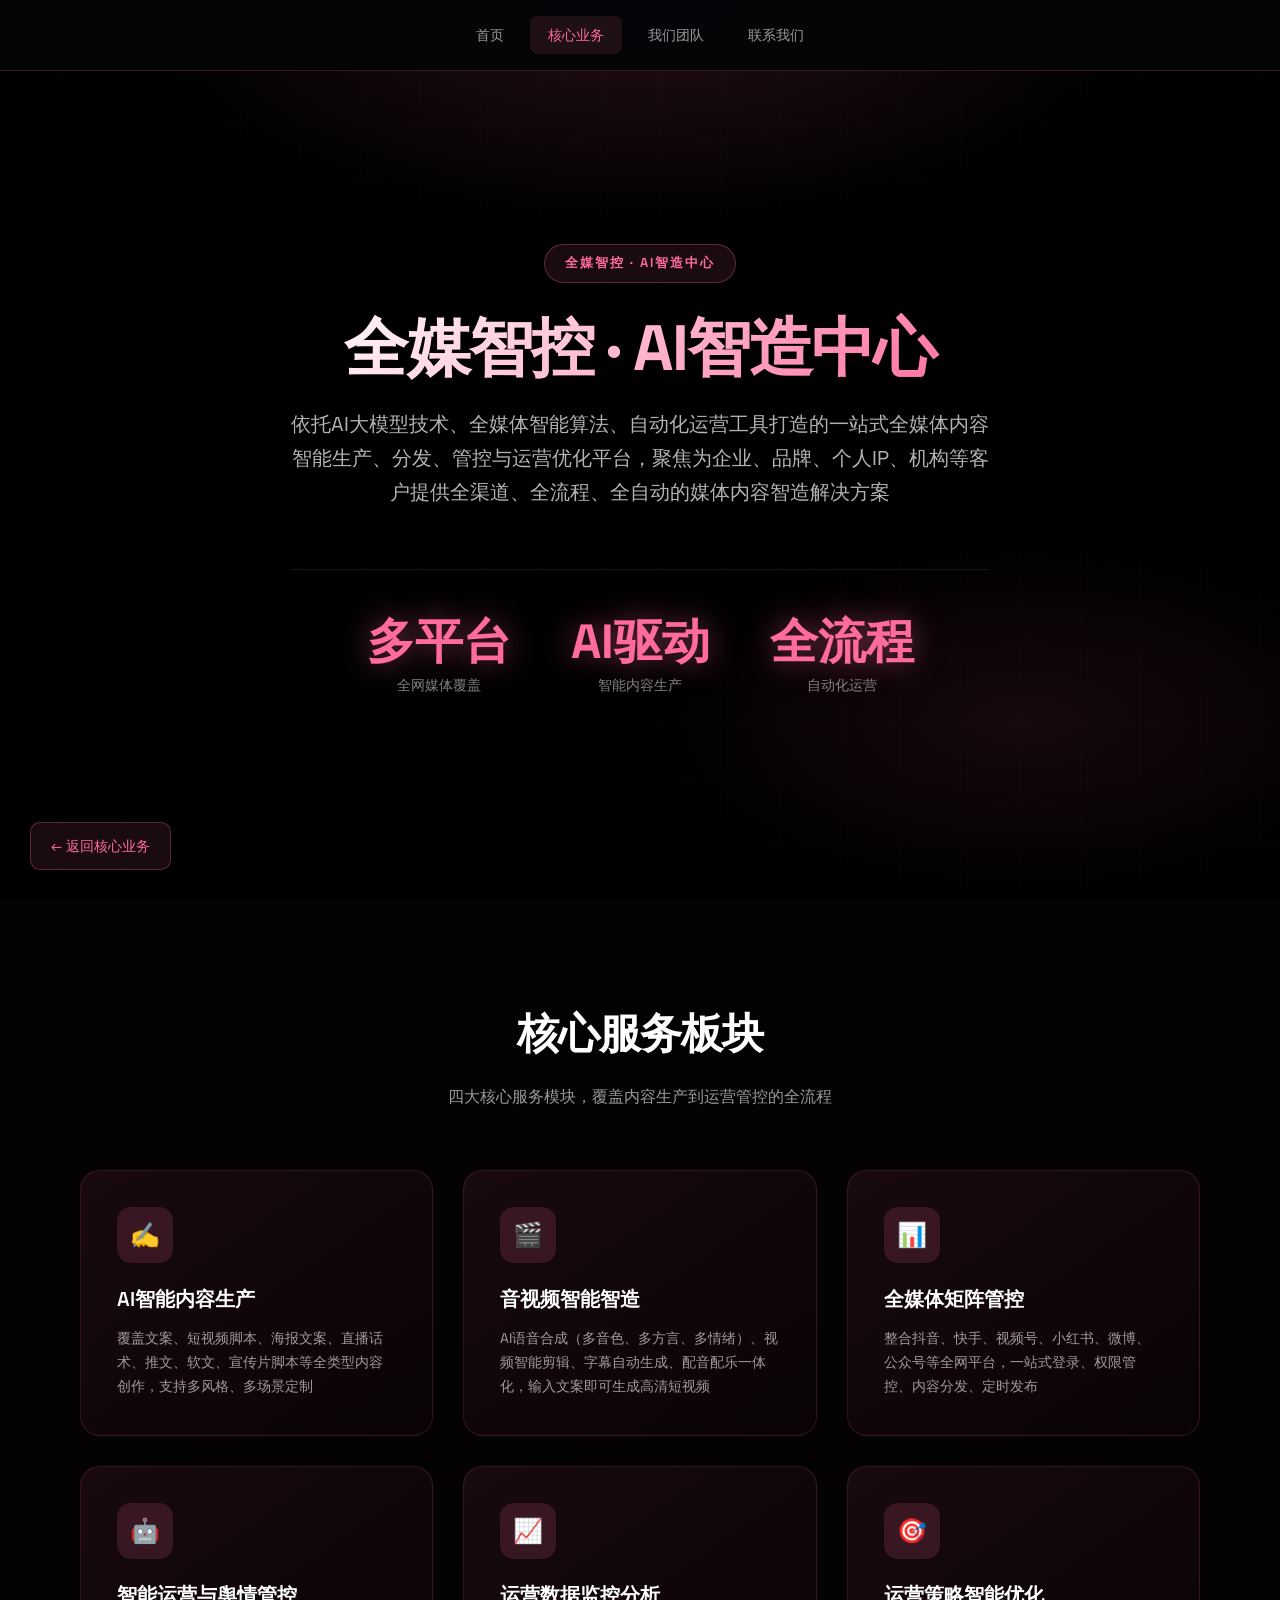
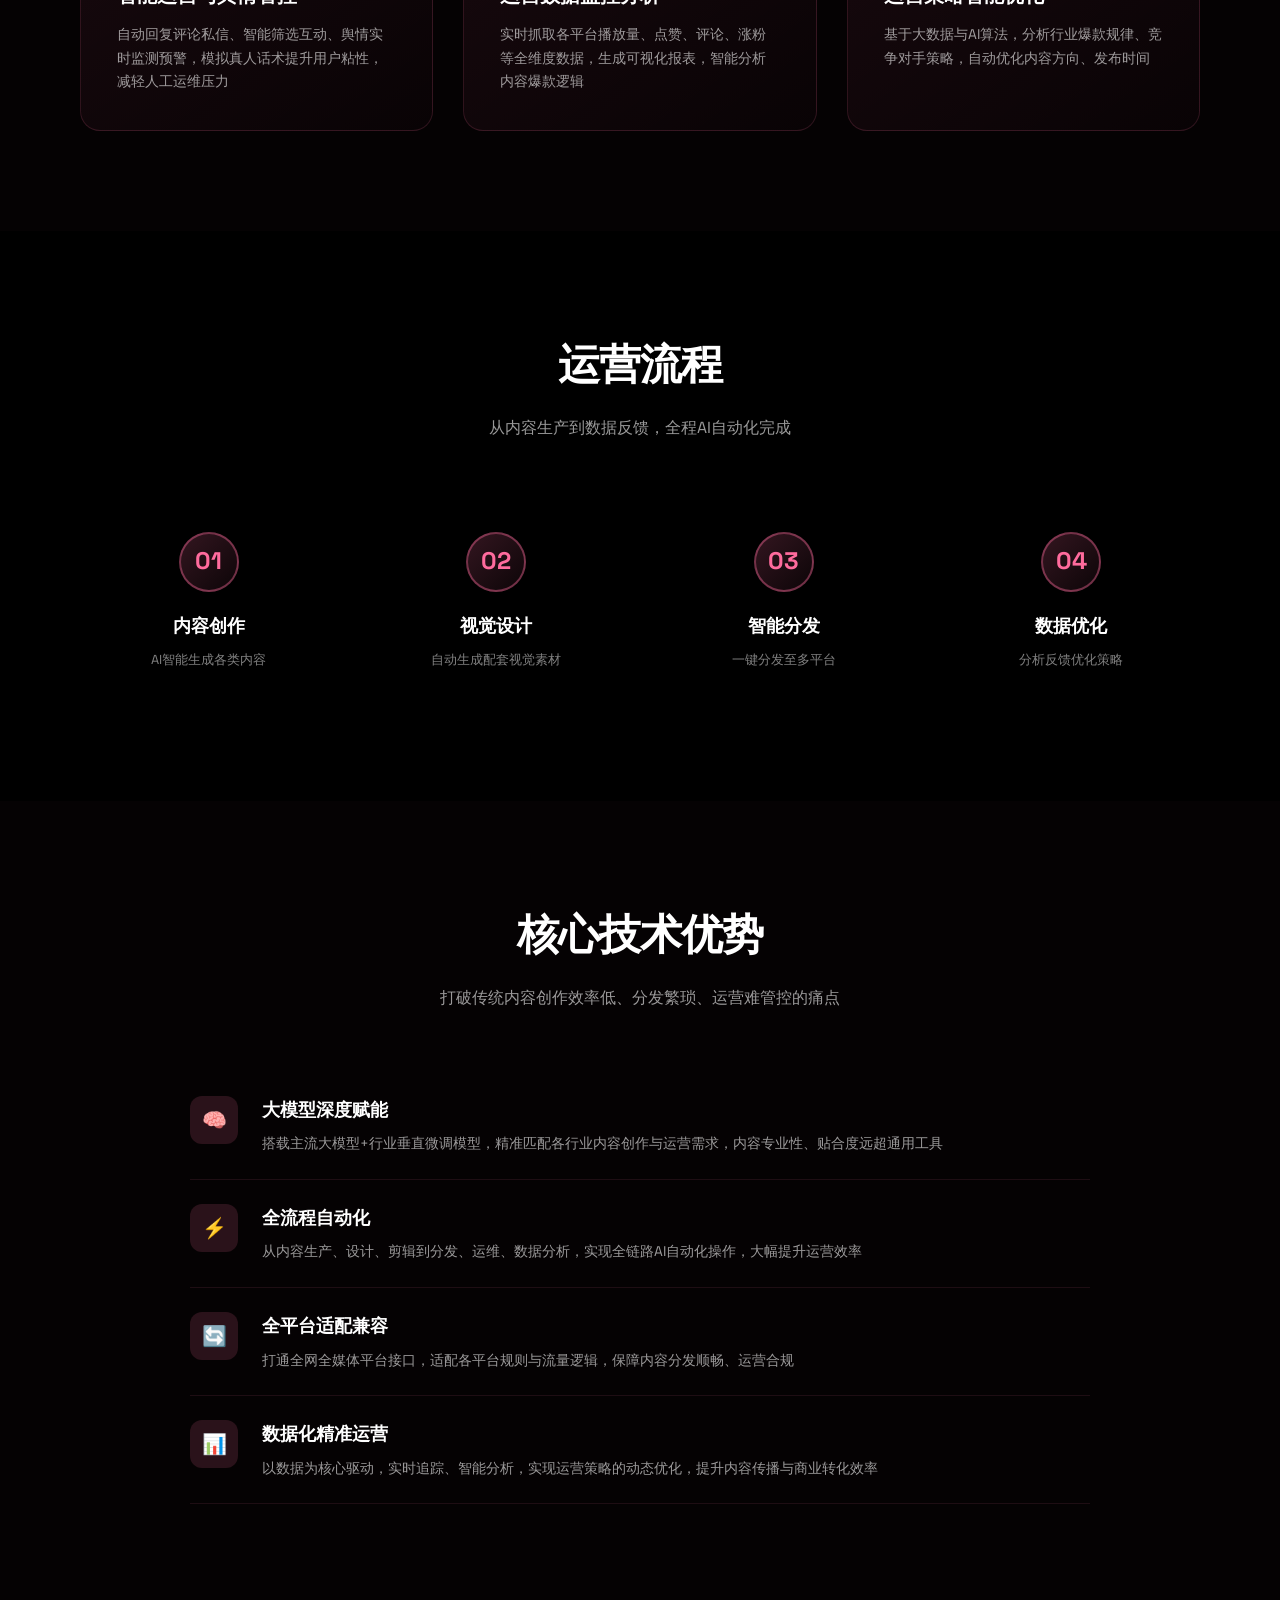
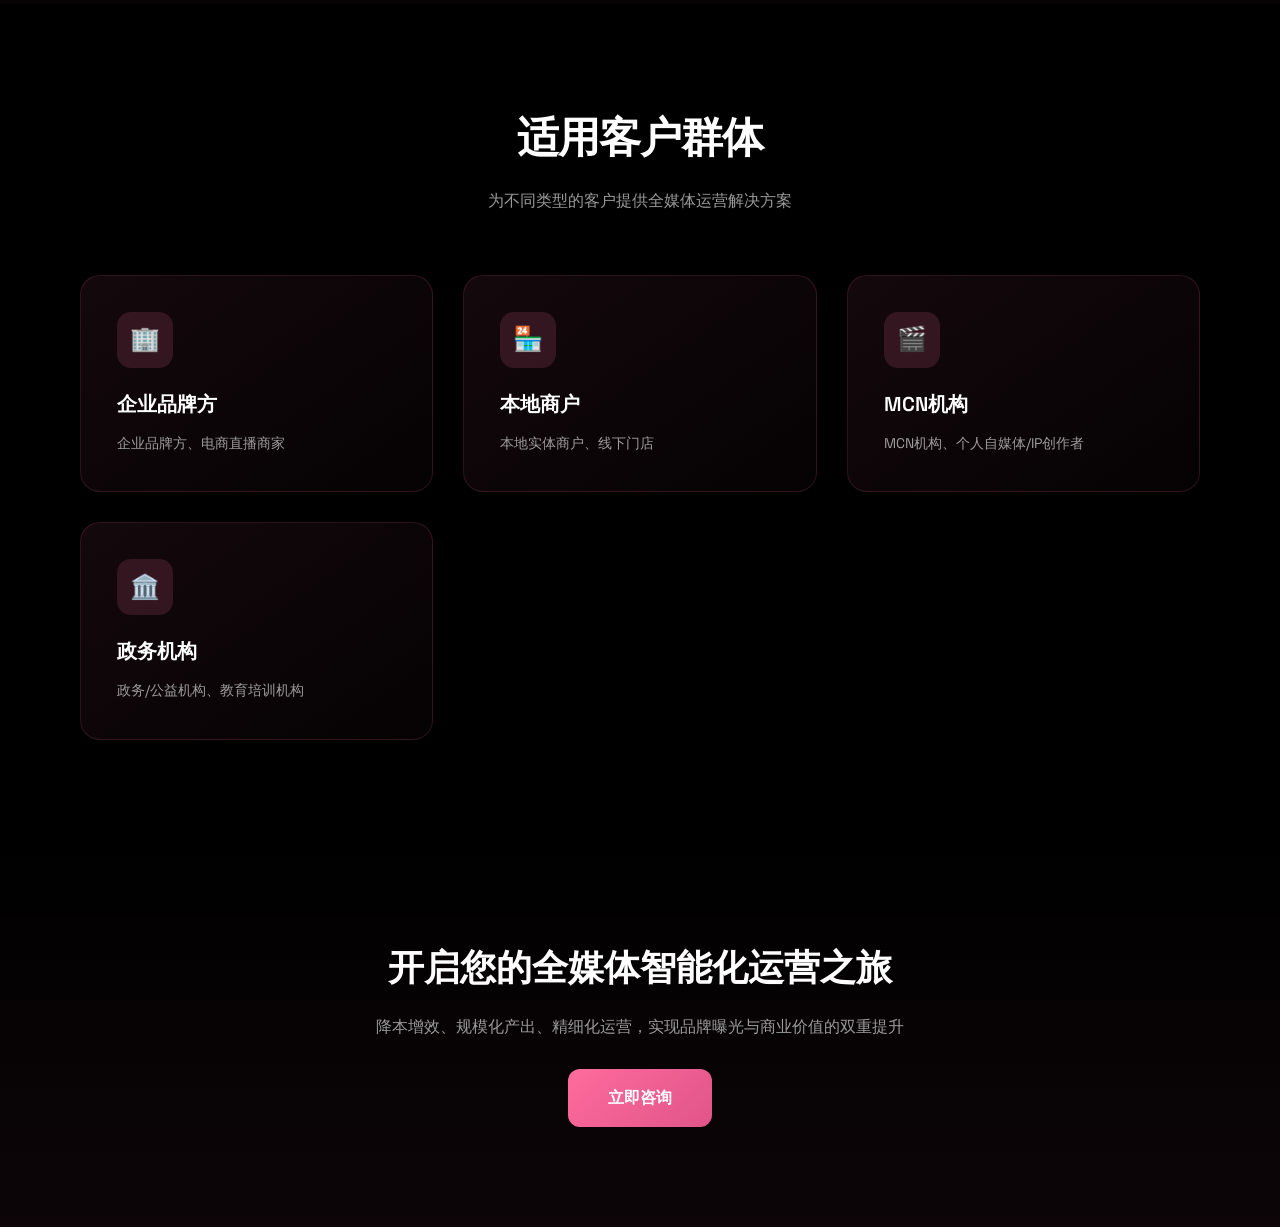
<file: ai-media.html>
<!DOCTYPE html>
<html lang="zh-CN">
<head>
    <meta charset="UTF-8">
    <meta name="viewport" content="width=device-width, initial-scale=1.0">
    <title>全媒智控 · AI智造中心 - 华进科技</title>
    <link href="https://fonts.googleapis.com/css2?family=Space+Grotesk:wght@400;500;600;700&display=swap" rel="stylesheet">
    <link rel="stylesheet" href="assets/css/style-vibe.css">
    <style>
        * { margin: 0; padding: 0; box-sizing: border-box; }
        html { scroll-behavior: smooth; }
        body {
            font-family: 'Space Grotesk', 'PingFang SC', sans-serif;
            background: #000;
            color: #fff;
            overflow-x: hidden;
        }

        .navbar {
            position: fixed;
            top: 0;
            left: 0;
            right: 0;
            z-index: 100;
            background: rgba(5, 5, 8, 0.95);
            backdrop-filter: blur(20px);
            border-bottom: 1px solid rgba(255, 107, 157, 0.2);
        }
        .navbar-container {
            max-width: 1400px;
            margin: 0 auto;
            display: flex;
            align-items: center;
            justify-content: center;
            padding: 0 40px;
            height: 70px;
        }
        .navbar-nav { display: flex; gap: 8px; }
        .navbar-nav a {
            color: rgba(255,255,255,0.6);
            text-decoration: none;
            padding: 8px 18px;
            border-radius: 8px;
            font-size: 14px;
            font-weight: 500;
            transition: all 0.3s;
        }
        .navbar-nav a:hover { color: #fff; background: rgba(255,255,255,0.06); }
        .navbar-nav a.active { color: #ff6b9d; background: rgba(255, 107, 157, 0.1); }

        .hero {
            min-height: 100vh;
            display: flex;
            align-items: center;
            justify-content: center;
            position: relative;
            padding: 120px 80px 80px;
            overflow: hidden;
        }

        .hero::before {
            content: '';
            position: absolute;
            inset: 0;
            background: 
                radial-gradient(ellipse 80% 50% at 50% 0%, rgba(255, 107, 157, 0.15) 0%, transparent 50%),
                radial-gradient(ellipse 60% 40% at 80% 80%, rgba(220, 80, 140, 0.1) 0%, transparent 50%);
        }

        .hero-grid {
            position: absolute;
            inset: 0;
            background-image: 
                linear-gradient(rgba(255, 107, 157, 0.03) 1px, transparent 1px),
                linear-gradient(90deg, rgba(255, 107, 157, 0.03) 1px, transparent 1px);
            background-size: 60px 60px;
        }

        .hero-content {
            position: relative;
            z-index: 10;
            max-width: 1200px;
            text-align: center;
        }

        .hero-badge {
            display: inline-block;
            padding: 8px 20px;
            border-radius: 20px;
            font-size: 13px;
            font-weight: 600;
            letter-spacing: 2px;
            background: rgba(255, 107, 157, 0.1);
            color: #ff6b9d;
            border: 1px solid rgba(255, 107, 157, 0.3);
            margin-bottom: 30px;
        }

        .hero-title {
            font-size: 64px;
            font-weight: 700;
            line-height: 1.1;
            margin-bottom: 24px;
            background: linear-gradient(135deg, #fff 0%, #ff6b9d 100%);
            -webkit-background-clip: text;
            -webkit-text-fill-color: transparent;
            background-clip: text;
        }

        .hero-subtitle {
            font-size: 20px;
            color: rgba(255,255,255,0.7);
            max-width: 700px;
            margin: 0 auto 40px;
            line-height: 1.7;
        }

        .hero-stats {
            display: flex;
            justify-content: center;
            gap: 60px;
            margin-top: 60px;
        }

        .stat-item { text-align: center; }
        .stat-value {
            font-size: 48px;
            font-weight: 700;
            color: #ff6b9d;
            text-shadow: 0 0 30px rgba(255, 107, 157, 0.5);
        }
        .stat-label {
            font-size: 14px;
            color: rgba(255,255,255,0.5);
            margin-top: 8px;
        }

        .section { padding: 100px 80px; position: relative; }
        .section-alt { background: rgba(255, 107, 157, 0.02); }
        .section-header { text-align: center; margin-bottom: 60px; }
        .section-title { font-size: 42px; font-weight: 700; margin-bottom: 16px; }
        .section-desc { font-size: 16px; color: rgba(255,255,255,0.6); max-width: 600px; margin: 0 auto; line-height: 1.7; }

        .features-grid {
            display: grid;
            grid-template-columns: repeat(auto-fit, minmax(280px, 1fr));
            gap: 30px;
            max-width: 1200px;
            margin: 0 auto;
        }

        .feature-card {
            background: linear-gradient(145deg, rgba(255, 107, 157, 0.08) 0%, rgba(255, 107, 157, 0.02) 100%);
            border: 1px solid rgba(255, 107, 157, 0.15);
            border-radius: 20px;
            padding: 36px;
            transition: all 0.4s ease;
        }

        .feature-card:hover {
            transform: translateY(-8px);
            border-color: rgba(255, 107, 157, 0.4);
            box-shadow: 0 20px 60px rgba(0,0,0,0.4), 0 0 40px rgba(255, 107, 157, 0.1);
        }

        .feature-icon {
            width: 56px;
            height: 56px;
            border-radius: 14px;
            background: rgba(255, 107, 157, 0.15);
            display: flex;
            align-items: center;
            justify-content: center;
            font-size: 24px;
            margin-bottom: 20px;
        }

        .feature-card h3 { font-size: 20px; font-weight: 600; margin-bottom: 12px; color: #fff; }
        .feature-card p { font-size: 14px; color: rgba(255,255,255,0.6); line-height: 1.7; }

        .process-grid {
            display: grid;
            grid-template-columns: repeat(4, 1fr);
            gap: 30px;
            max-width: 1200px;
            margin: 0 auto;
        }

        .process-item { text-align: center; padding: 30px; }
        .process-num {
            width: 60px;
            height: 60px;
            border-radius: 50%;
            background: linear-gradient(135deg, rgba(255, 107, 157, 0.2), rgba(255, 107, 157, 0.05));
            border: 2px solid rgba(255, 107, 157, 0.4);
            display: flex;
            align-items: center;
            justify-content: center;
            font-size: 24px;
            font-weight: 700;
            color: #ff6b9d;
            margin: 0 auto 20px;
        }
        .process-item h4 { font-size: 18px; font-weight: 600; margin-bottom: 10px; }
        .process-item p { font-size: 13px; color: rgba(255,255,255,0.5); line-height: 1.6; }

        .detail-list { max-width: 900px; margin: 0 auto; }
        .list-item { display: flex; gap: 24px; padding: 24px 0; border-bottom: 1px solid rgba(255, 107, 157, 0.1); }
        .list-icon {
            width: 48px;
            height: 48px;
            border-radius: 12px;
            background: rgba(255, 107, 157, 0.15);
            display: flex;
            align-items: center;
            justify-content: center;
            font-size: 20px;
            flex-shrink: 0;
        }
        .list-content h4 { font-size: 18px; font-weight: 600; margin-bottom: 8px; }
        .list-content p { font-size: 14px; color: rgba(255,255,255,0.6); line-height: 1.6; }

        .cta { text-align: center; padding: 100px 40px; background: linear-gradient(180deg, transparent, rgba(255, 107, 157, 0.05)); }
        .cta-title { font-size: 36px; font-weight: 700; margin-bottom: 16px; }
        .cta-text { font-size: 16px; color: rgba(255,255,255,0.6); margin-bottom: 30px; }
        .cta-btn {
            display: inline-block;
            padding: 16px 40px;
            background: linear-gradient(135deg, #ff6b9d 0%, #e05588 100%);
            color: #fff;
            font-size: 16px;
            font-weight: 600;
            text-decoration: none;
            border-radius: 12px;
            transition: all 0.3s;
        }
        .cta-btn:hover { transform: translateY(-3px); box-shadow: 0 10px 40px rgba(255, 107, 157, 0.4); }

        .back-link { position: fixed; bottom: 30px; left: 30px; z-index: 100; }
        .back-link a {
            display: flex;
            align-items: center;
            gap: 8px;
            padding: 12px 20px;
            background: rgba(255, 107, 157, 0.1);
            border: 1px solid rgba(255, 107, 157, 0.3);
            border-radius: 10px;
            color: #ff6b9d;
            text-decoration: none;
            font-size: 14px;
            transition: all 0.3s;
        }
        .back-link a:hover { background: rgba(255, 107, 157, 0.2); }

        @media (max-width: 1024px) {
            .hero-title { font-size: 48px; }
            .hero-stats { flex-wrap: wrap; gap: 30px; }
            .process-grid { grid-template-columns: repeat(2, 1fr); }
        }
        @media (max-width: 768px) {
            .section, .hero { padding: 100px 20px 60px; }
            .hero-title { font-size: 36px; }
            .section-title { font-size: 30px; }
            .features-grid { grid-template-columns: 1fr; }
            .process-grid { grid-template-columns: 1fr; }
            .navbar-container { padding: 0 20px; }
        }
    </style>
</head>
<body>

    <nav class="navbar">
        <div class="navbar-container">
            <div class="navbar-nav">
                <a href="index.html">首页</a>
                <a href="services.html" class="active">核心业务</a>
                <a href="products.html">我们团队</a>

                <a href="contact.html">联系我们</a>
            </div>
        </div>
    </nav>

    <section class="hero">
        <div class="hero-grid"></div>
        <div class="hero-content">
            <div class="hero-badge">全媒智控 · AI智造中心</div>
            <h1 class="hero-title">全媒智控 · AI智造中心</h1>
            <p class="hero-subtitle">
                依托AI大模型技术、全媒体智能算法、自动化运营工具打造的一站式全媒体内容智能生产、分发、管控与运营优化平台，聚焦为企业、品牌、个人IP、机构等客户提供全渠道、全流程、全自动的媒体内容智造解决方案
            </p>
            <div class="hero-stats">
                <div class="stat-item">
                    <div class="stat-value">多平台</div>
                    <div class="stat-label">全网媒体覆盖</div>
                </div>
                <div class="stat-item">
                    <div class="stat-value">AI驱动</div>
                    <div class="stat-label">智能内容生产</div>
                </div>
                <div class="stat-item">
                    <div class="stat-value">全流程</div>
                    <div class="stat-label">自动化运营</div>
                </div>
            </div>
        </div>
    </section>

    <section class="section section-alt">
        <div class="section-header">
            <h2 class="section-title">核心服务板块</h2>
            <p class="section-desc">四大核心服务模块，覆盖内容生产到运营管控的全流程</p>
        </div>
        <div class="features-grid">
            <div class="feature-card">
                <div class="feature-icon">✍️</div>
                <h3>AI智能内容生产</h3>
                <p>覆盖文案、短视频脚本、海报文案、直播话术、推文、软文、宣传片脚本等全类型内容创作，支持多风格、多场景定制</p>
            </div>
            <div class="feature-card">
                <div class="feature-icon">🎬</div>
                <h3>音视频智能智造</h3>
                <p>AI语音合成（多音色、多方言、多情绪）、视频智能剪辑、字幕自动生成、配音配乐一体化，输入文案即可生成高清短视频</p>
            </div>
            <div class="feature-card">
                <div class="feature-icon">📊</div>
                <h3>全媒体矩阵管控</h3>
                <p>整合抖音、快手、视频号、小红书、微博、公众号等全网平台，一站式登录、权限管控、内容分发、定时发布</p>
            </div>
            <div class="feature-card">
                <div class="feature-icon">🤖</div>
                <h3>智能运营与舆情管控</h3>
                <p>自动回复评论私信、智能筛选互动、舆情实时监测预警，模拟真人话术提升用户粘性，减轻人工运维压力</p>
            </div>
            <div class="feature-card">
                <div class="feature-icon">📈</div>
                <h3>运营数据监控分析</h3>
                <p>实时抓取各平台播放量、点赞、评论、涨粉等全维度数据，生成可视化报表，智能分析内容爆款逻辑</p>
            </div>
            <div class="feature-card">
                <div class="feature-icon">🎯</div>
                <h3>运营策略智能优化</h3>
                <p>基于大数据与AI算法，分析行业爆款规律、竞争对手策略，自动优化内容方向、发布时间</p>
            </div>
        </div>
    </section>

    <section class="section">
        <div class="section-header">
            <h2 class="section-title">运营流程</h2>
            <p class="section-desc">从内容生产到数据反馈，全程AI自动化完成</p>
        </div>
        <div class="process-grid">
            <div class="process-item">
                <div class="process-num">01</div>
                <h4>内容创作</h4>
                <p>AI智能生成各类内容</p>
            </div>
            <div class="process-item">
                <div class="process-num">02</div>
                <h4>视觉设计</h4>
                <p>自动生成配套视觉素材</p>
            </div>
            <div class="process-item">
                <div class="process-num">03</div>
                <h4>智能分发</h4>
                <p>一键分发至多平台</p>
            </div>
            <div class="process-item">
                <div class="process-num">04</div>
                <h4>数据优化</h4>
                <p>分析反馈优化策略</p>
            </div>
        </div>
    </section>

    <section class="section section-alt">
        <div class="section-header">
            <h2 class="section-title">核心技术优势</h2>
            <p class="section-desc">打破传统内容创作效率低、分发繁琐、运营难管控的痛点</p>
        </div>
        <div class="detail-list">
            <div class="list-item">
                <div class="list-icon">🧠</div>
                <div class="list-content">
                    <h4>大模型深度赋能</h4>
                    <p>搭载主流大模型+行业垂直微调模型，精准匹配各行业内容创作与运营需求，内容专业性、贴合度远超通用工具</p>
                </div>
            </div>
            <div class="list-item">
                <div class="list-icon">⚡</div>
                <div class="list-content">
                    <h4>全流程自动化</h4>
                    <p>从内容生产、设计、剪辑到分发、运维、数据分析，实现全链路AI自动化操作，大幅提升运营效率</p>
                </div>
            </div>
            <div class="list-item">
                <div class="list-icon">🔄</div>
                <div class="list-content">
                    <h4>全平台适配兼容</h4>
                    <p>打通全网全媒体平台接口，适配各平台规则与流量逻辑，保障内容分发顺畅、运营合规</p>
                </div>
            </div>
            <div class="list-item">
                <div class="list-icon">📊</div>
                <div class="list-content">
                    <h4>数据化精准运营</h4>
                    <p>以数据为核心驱动，实时追踪、智能分析，实现运营策略的动态优化，提升内容传播与商业转化效率</p>
                </div>
            </div>
        </div>
    </section>

    <section class="section">
        <div class="section-header">
            <h2 class="section-title">适用客户群体</h2>
            <p class="section-desc">为不同类型的客户提供全媒体运营解决方案</p>
        </div>
        <div class="features-grid">
            <div class="feature-card">
                <div class="feature-icon">🏢</div>
                <h3>企业品牌方</h3>
                <p>企业品牌方、电商直播商家</p>
            </div>
            <div class="feature-card">
                <div class="feature-icon">🏪</div>
                <h3>本地商户</h3>
                <p>本地实体商户、线下门店</p>
            </div>
            <div class="feature-card">
                <div class="feature-icon">🎬</div>
                <h3>MCN机构</h3>
                <p>MCN机构、个人自媒体/IP创作者</p>
            </div>
            <div class="feature-card">
                <div class="feature-icon">🏛️</div>
                <h3>政务机构</h3>
                <p>政务/公益机构、教育培训机构</p>
            </div>
        </div>
    </section>

    <section class="cta">
        <h2 class="cta-title">开启您的全媒体智能化运营之旅</h2>
        <p class="cta-text">降本增效、规模化产出、精细化运营，实现品牌曝光与商业价值的双重提升</p>
        <a href="contact.html" class="cta-btn">立即咨询</a>
    </section>

    <div class="back-link">
        <a href="services.html">← 返回核心业务</a>
    </div>

</body>
</html>
</file>
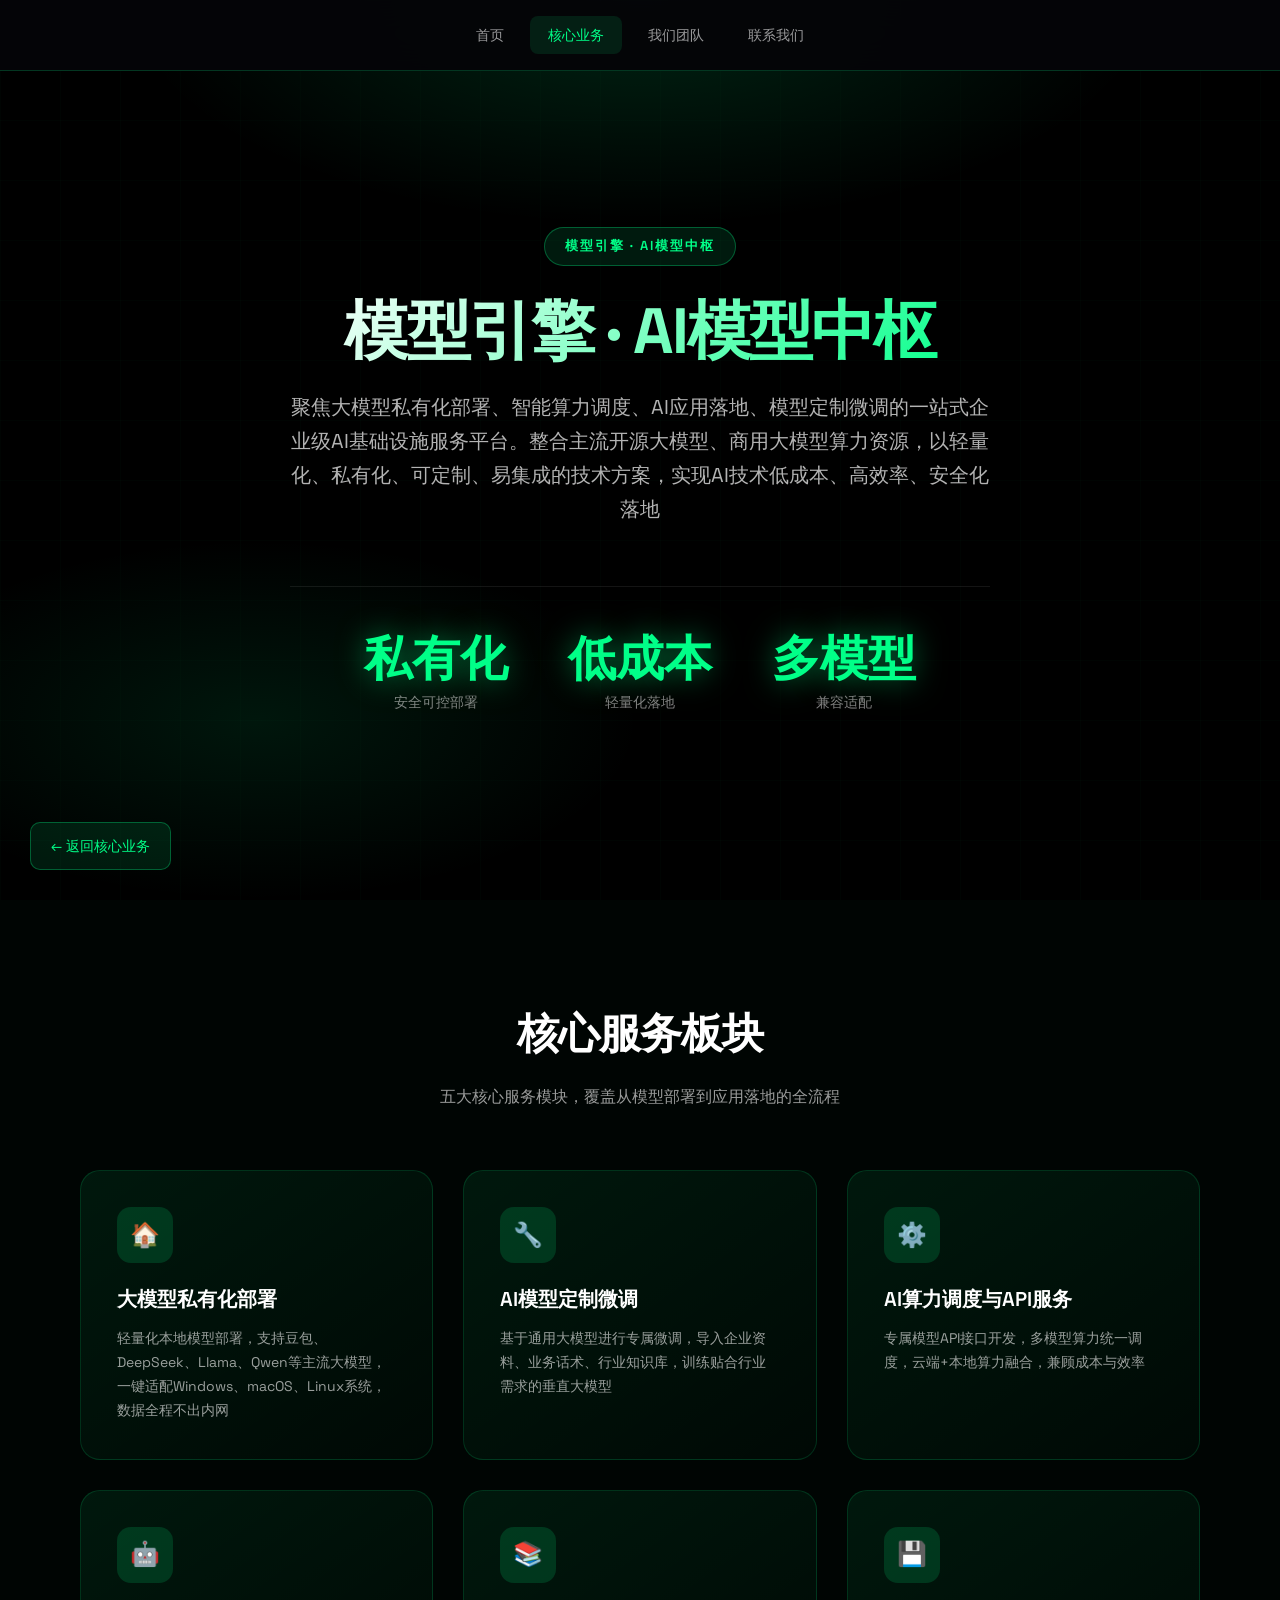
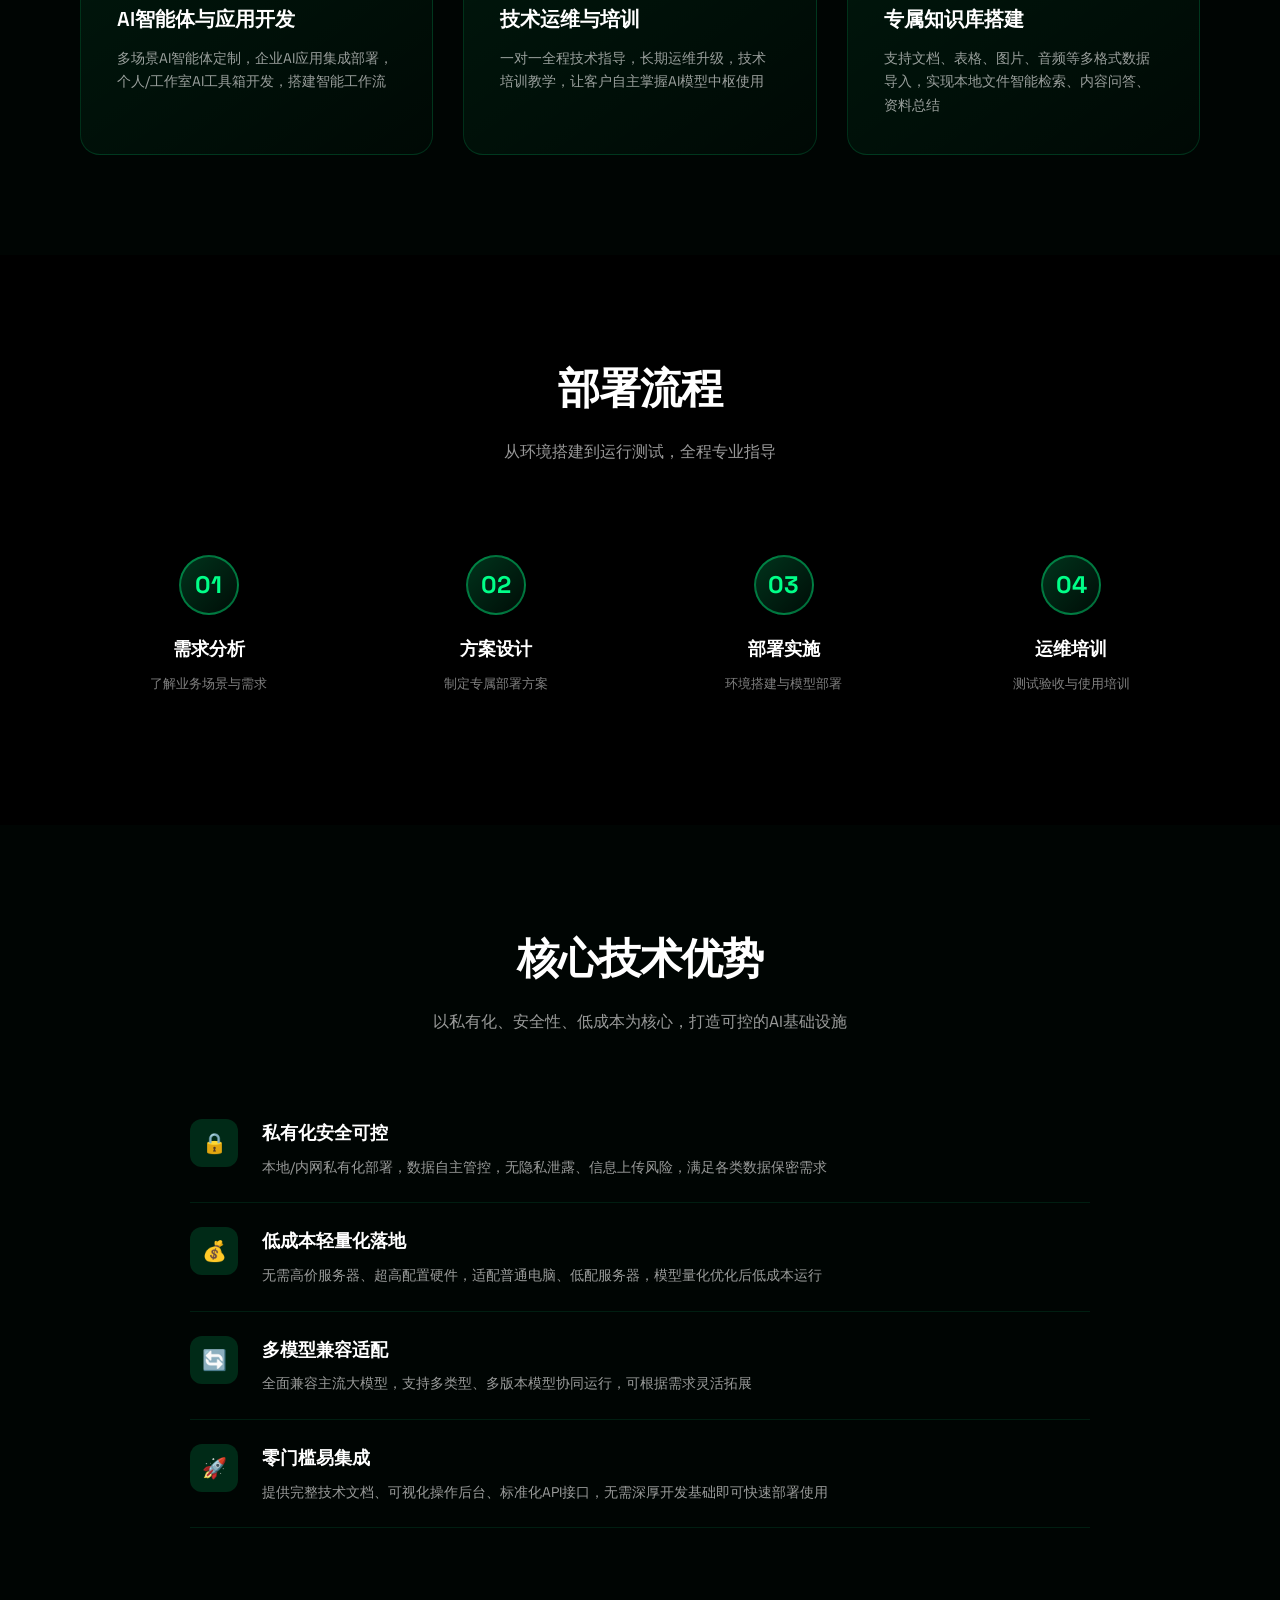
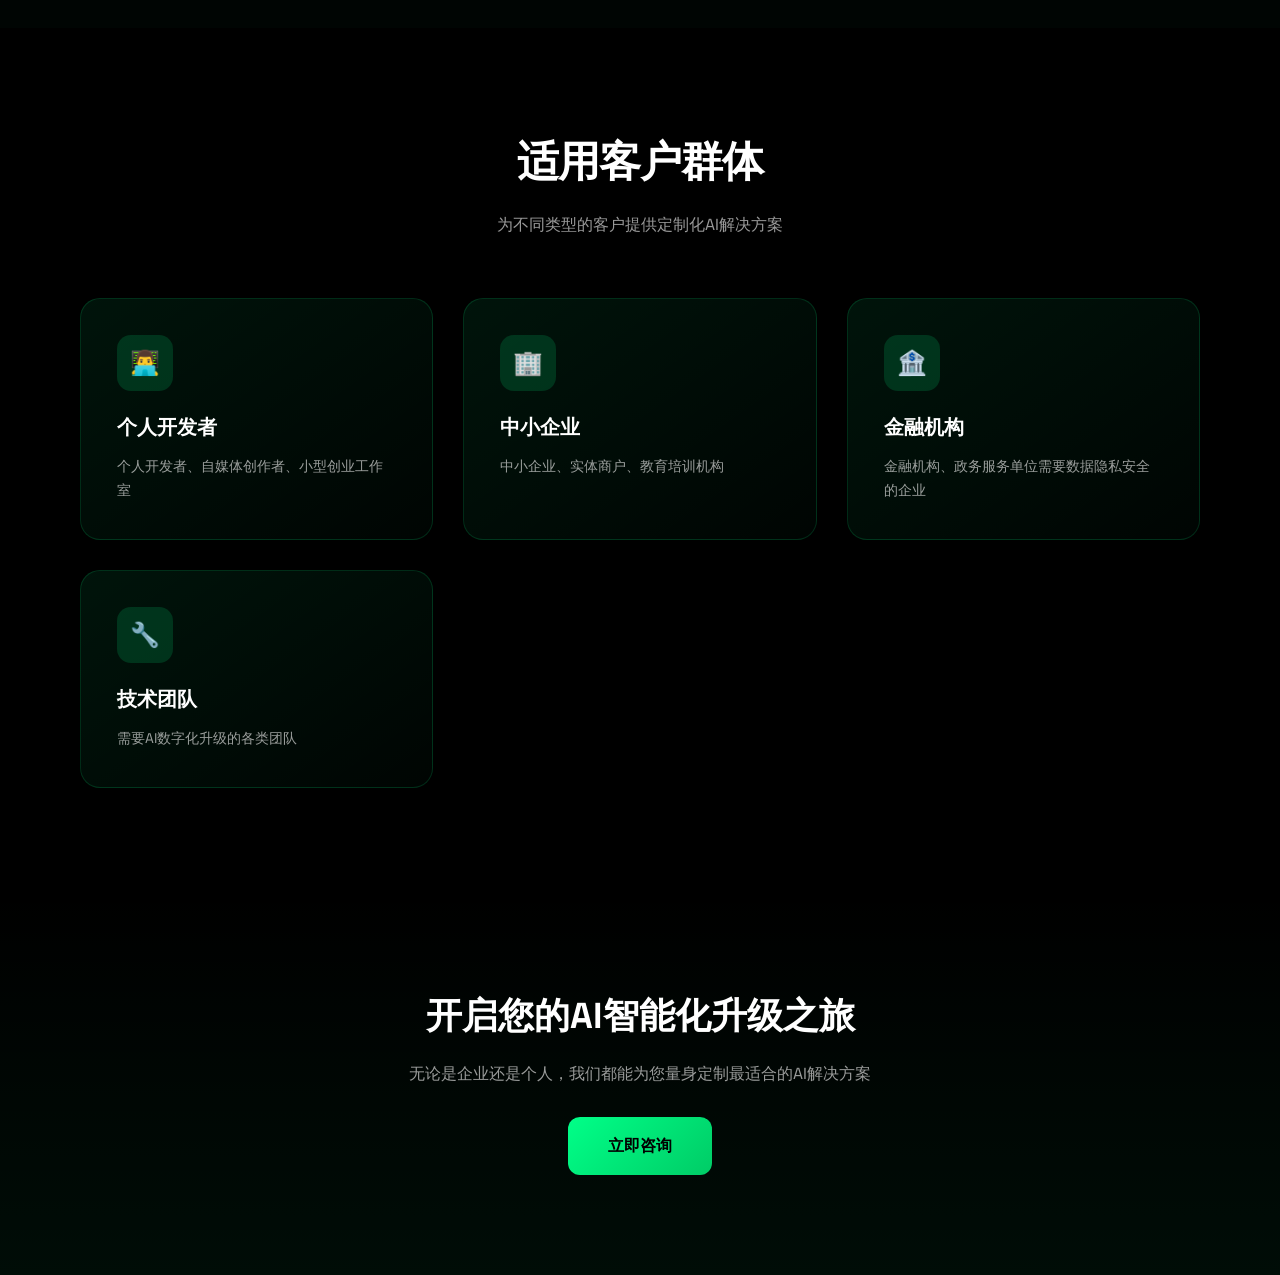
<file: ai-model.html>
<!DOCTYPE html>
<html lang="zh-CN">
<head>
    <meta charset="UTF-8">
    <meta name="viewport" content="width=device-width, initial-scale=1.0">
    <title>模型引擎 · AI模型中枢 - 华进科技</title>
    <link href="https://fonts.googleapis.com/css2?family=Space+Grotesk:wght@400;500;600;700&display=swap" rel="stylesheet">
    <link rel="stylesheet" href="assets/css/style-vibe.css">
    <style>
        * { margin: 0; padding: 0; box-sizing: border-box; }
        html { scroll-behavior: smooth; }
        body {
            font-family: 'Space Grotesk', 'PingFang SC', sans-serif;
            background: #000;
            color: #fff;
            overflow-x: hidden;
        }

        .navbar {
            position: fixed;
            top: 0;
            left: 0;
            right: 0;
            z-index: 100;
            background: rgba(5, 5, 8, 0.95);
            backdrop-filter: blur(20px);
            border-bottom: 1px solid rgba(0, 255, 136, 0.2);
        }
        .navbar-container {
            max-width: 1400px;
            margin: 0 auto;
            display: flex;
            align-items: center;
            justify-content: center;
            padding: 0 40px;
            height: 70px;
        }
        .navbar-nav { display: flex; gap: 8px; }
        .navbar-nav a {
            color: rgba(255,255,255,0.6);
            text-decoration: none;
            padding: 8px 18px;
            border-radius: 8px;
            font-size: 14px;
            font-weight: 500;
            transition: all 0.3s;
        }
        .navbar-nav a:hover { color: #fff; background: rgba(255,255,255,0.06); }
        .navbar-nav a.active { color: #00ff88; background: rgba(0, 255, 136, 0.1); }

        .hero {
            min-height: 100vh;
            display: flex;
            align-items: center;
            justify-content: center;
            position: relative;
            padding: 120px 80px 80px;
            overflow: hidden;
        }

        .hero::before {
            content: '';
            position: absolute;
            inset: 0;
            background: 
                radial-gradient(ellipse 80% 50% at 50% 0%, rgba(0, 255, 136, 0.15) 0%, transparent 50%),
                radial-gradient(ellipse 60% 40% at 20% 80%, rgba(0, 220, 120, 0.1) 0%, transparent 50%);
        }

        .hero-grid {
            position: absolute;
            inset: 0;
            background-image: 
                linear-gradient(rgba(0, 255, 136, 0.03) 1px, transparent 1px),
                linear-gradient(90deg, rgba(0, 255, 136, 0.03) 1px, transparent 1px);
            background-size: 60px 60px;
        }

        .hero-content {
            position: relative;
            z-index: 10;
            max-width: 1200px;
            text-align: center;
        }

        .hero-badge {
            display: inline-block;
            padding: 8px 20px;
            border-radius: 20px;
            font-size: 13px;
            font-weight: 600;
            letter-spacing: 2px;
            background: rgba(0, 255, 136, 0.1);
            color: #00ff88;
            border: 1px solid rgba(0, 255, 136, 0.3);
            margin-bottom: 30px;
        }

        .hero-title {
            font-size: 64px;
            font-weight: 700;
            line-height: 1.1;
            margin-bottom: 24px;
            background: linear-gradient(135deg, #fff 0%, #00ff88 100%);
            -webkit-background-clip: text;
            -webkit-text-fill-color: transparent;
            background-clip: text;
        }

        .hero-subtitle {
            font-size: 20px;
            color: rgba(255,255,255,0.7);
            max-width: 700px;
            margin: 0 auto 40px;
            line-height: 1.7;
        }

        .hero-stats {
            display: flex;
            justify-content: center;
            gap: 60px;
            margin-top: 60px;
        }

        .stat-item { text-align: center; }
        .stat-value {
            font-size: 48px;
            font-weight: 700;
            color: #00ff88;
            text-shadow: 0 0 30px rgba(0, 255, 136, 0.5);
        }
        .stat-label {
            font-size: 14px;
            color: rgba(255,255,255,0.5);
            margin-top: 8px;
        }

        .section { padding: 100px 80px; position: relative; }
        .section-alt { background: rgba(0, 255, 136, 0.02); }
        .section-header { text-align: center; margin-bottom: 60px; }
        .section-title { font-size: 42px; font-weight: 700; margin-bottom: 16px; }
        .section-desc { font-size: 16px; color: rgba(255,255,255,0.6); max-width: 600px; margin: 0 auto; line-height: 1.7; }

        .features-grid {
            display: grid;
            grid-template-columns: repeat(auto-fit, minmax(280px, 1fr));
            gap: 30px;
            max-width: 1200px;
            margin: 0 auto;
        }

        .feature-card {
            background: linear-gradient(145deg, rgba(0, 255, 136, 0.08) 0%, rgba(0, 255, 136, 0.02) 100%);
            border: 1px solid rgba(0, 255, 136, 0.15);
            border-radius: 20px;
            padding: 36px;
            transition: all 0.4s ease;
        }

        .feature-card:hover {
            transform: translateY(-8px);
            border-color: rgba(0, 255, 136, 0.4);
            box-shadow: 0 20px 60px rgba(0,0,0,0.4), 0 0 40px rgba(0, 255, 136, 0.1);
        }

        .feature-icon {
            width: 56px;
            height: 56px;
            border-radius: 14px;
            background: rgba(0, 255, 136, 0.15);
            display: flex;
            align-items: center;
            justify-content: center;
            font-size: 24px;
            margin-bottom: 20px;
        }

        .feature-card h3 { font-size: 20px; font-weight: 600; margin-bottom: 12px; color: #fff; }
        .feature-card p { font-size: 14px; color: rgba(255,255,255,0.6); line-height: 1.7; }

        .process-grid {
            display: grid;
            grid-template-columns: repeat(4, 1fr);
            gap: 30px;
            max-width: 1200px;
            margin: 0 auto;
        }

        .process-item { text-align: center; padding: 30px; }
        .process-num {
            width: 60px;
            height: 60px;
            border-radius: 50%;
            background: linear-gradient(135deg, rgba(0, 255, 136, 0.2), rgba(0, 255, 136, 0.05));
            border: 2px solid rgba(0, 255, 136, 0.4);
            display: flex;
            align-items: center;
            justify-content: center;
            font-size: 24px;
            font-weight: 700;
            color: #00ff88;
            margin: 0 auto 20px;
        }
        .process-item h4 { font-size: 18px; font-weight: 600; margin-bottom: 10px; }
        .process-item p { font-size: 13px; color: rgba(255,255,255,0.5); line-height: 1.6; }

        .detail-list { max-width: 900px; margin: 0 auto; }
        .list-item { display: flex; gap: 24px; padding: 24px 0; border-bottom: 1px solid rgba(0, 255, 136, 0.1); }
        .list-icon {
            width: 48px;
            height: 48px;
            border-radius: 12px;
            background: rgba(0, 255, 136, 0.15);
            display: flex;
            align-items: center;
            justify-content: center;
            font-size: 20px;
            flex-shrink: 0;
        }
        .list-content h4 { font-size: 18px; font-weight: 600; margin-bottom: 8px; }
        .list-content p { font-size: 14px; color: rgba(255,255,255,0.6); line-height: 1.6; }

        .cta { text-align: center; padding: 100px 40px; background: linear-gradient(180deg, transparent, rgba(0, 255, 136, 0.05)); }
        .cta-title { font-size: 36px; font-weight: 700; margin-bottom: 16px; }
        .cta-text { font-size: 16px; color: rgba(255,255,255,0.6); margin-bottom: 30px; }
        .cta-btn {
            display: inline-block;
            padding: 16px 40px;
            background: linear-gradient(135deg, #00ff88 0%, #00cc66 100%);
            color: #000;
            font-size: 16px;
            font-weight: 600;
            text-decoration: none;
            border-radius: 12px;
            transition: all 0.3s;
        }
        .cta-btn:hover { transform: translateY(-3px); box-shadow: 0 10px 40px rgba(0, 255, 136, 0.4); }

        .back-link { position: fixed; bottom: 30px; left: 30px; z-index: 100; }
        .back-link a {
            display: flex;
            align-items: center;
            gap: 8px;
            padding: 12px 20px;
            background: rgba(0, 255, 136, 0.1);
            border: 1px solid rgba(0, 255, 136, 0.3);
            border-radius: 10px;
            color: #00ff88;
            text-decoration: none;
            font-size: 14px;
            transition: all 0.3s;
        }
        .back-link a:hover { background: rgba(0, 255, 136, 0.2); }

        @media (max-width: 1024px) {
            .hero-title { font-size: 48px; }
            .hero-stats { flex-wrap: wrap; gap: 30px; }
            .process-grid { grid-template-columns: repeat(2, 1fr); }
        }
        @media (max-width: 768px) {
            .section, .hero { padding: 100px 20px 60px; }
            .hero-title { font-size: 36px; }
            .section-title { font-size: 30px; }
            .features-grid { grid-template-columns: 1fr; }
            .process-grid { grid-template-columns: 1fr; }
            .navbar-container { padding: 0 20px; }
        }
    </style>
</head>
<body>

    <nav class="navbar">
        <div class="navbar-container">
            <div class="navbar-nav">
                <a href="index.html">首页</a>
                <a href="services.html" class="active">核心业务</a>
                <a href="products.html">我们团队</a>

                <a href="contact.html">联系我们</a>
            </div>
        </div>
    </nav>

    <section class="hero">
        <div class="hero-grid"></div>
        <div class="hero-content">
            <div class="hero-badge">模型引擎 · AI模型中枢</div>
            <h1 class="hero-title">模型引擎 · AI模型中枢</h1>
            <p class="hero-subtitle">
                聚焦大模型私有化部署、智能算力调度、AI应用落地、模型定制微调的一站式企业级AI基础设施服务平台。整合主流开源大模型、商用大模型算力资源，以轻量化、私有化、可定制、易集成的技术方案，实现AI技术低成本、高效率、安全化落地
            </p>
            <div class="hero-stats">
                <div class="stat-item">
                    <div class="stat-value">私有化</div>
                    <div class="stat-label">安全可控部署</div>
                </div>
                <div class="stat-item">
                    <div class="stat-value">低成本</div>
                    <div class="stat-label">轻量化落地</div>
                </div>
                <div class="stat-item">
                    <div class="stat-value">多模型</div>
                    <div class="stat-label">兼容适配</div>
                </div>
            </div>
        </div>
    </section>

    <section class="section section-alt">
        <div class="section-header">
            <h2 class="section-title">核心服务板块</h2>
            <p class="section-desc">五大核心服务模块，覆盖从模型部署到应用落地的全流程</p>
        </div>
        <div class="features-grid">
            <div class="feature-card">
                <div class="feature-icon">🏠</div>
                <h3>大模型私有化部署</h3>
                <p>轻量化本地模型部署，支持豆包、DeepSeek、Llama、Qwen等主流大模型，一键适配Windows、macOS、Linux系统，数据全程不出内网</p>
            </div>
            <div class="feature-card">
                <div class="feature-icon">🔧</div>
                <h3>AI模型定制微调</h3>
                <p>基于通用大模型进行专属微调，导入企业资料、业务话术、行业知识库，训练贴合行业需求的垂直大模型</p>
            </div>
            <div class="feature-card">
                <div class="feature-icon">⚙️</div>
                <h3>AI算力调度与API服务</h3>
                <p>专属模型API接口开发，多模型算力统一调度，云端+本地算力融合，兼顾成本与效率</p>
            </div>
            <div class="feature-card">
                <div class="feature-icon">🤖</div>
                <h3>AI智能体与应用开发</h3>
                <p>多场景AI智能体定制，企业AI应用集成部署，个人/工作室AI工具箱开发，搭建智能工作流</p>
            </div>
            <div class="feature-card">
                <div class="feature-icon">📚</div>
                <h3>技术运维与培训</h3>
                <p>一对一全程技术指导，长期运维升级，技术培训教学，让客户自主掌握AI模型中枢使用</p>
            </div>
            <div class="feature-card">
                <div class="feature-icon">💾</div>
                <h3>专属知识库搭建</h3>
                <p>支持文档、表格、图片、音频等多格式数据导入，实现本地文件智能检索、内容问答、资料总结</p>
            </div>
        </div>
    </section>

    <section class="section">
        <div class="section-header">
            <h2 class="section-title">部署流程</h2>
            <p class="section-desc">从环境搭建到运行测试，全程专业指导</p>
        </div>
        <div class="process-grid">
            <div class="process-item">
                <div class="process-num">01</div>
                <h4>需求分析</h4>
                <p>了解业务场景与需求</p>
            </div>
            <div class="process-item">
                <div class="process-num">02</div>
                <h4>方案设计</h4>
                <p>制定专属部署方案</p>
            </div>
            <div class="process-item">
                <div class="process-num">03</div>
                <h4>部署实施</h4>
                <p>环境搭建与模型部署</p>
            </div>
            <div class="process-item">
                <div class="process-num">04</div>
                <h4>运维培训</h4>
                <p>测试验收与使用培训</p>
            </div>
        </div>
    </section>

    <section class="section section-alt">
        <div class="section-header">
            <h2 class="section-title">核心技术优势</h2>
            <p class="section-desc">以私有化、安全性、低成本为核心，打造可控的AI基础设施</p>
        </div>
        <div class="detail-list">
            <div class="list-item">
                <div class="list-icon">🔒</div>
                <div class="list-content">
                    <h4>私有化安全可控</h4>
                    <p>本地/内网私有化部署，数据自主管控，无隐私泄露、信息上传风险，满足各类数据保密需求</p>
                </div>
            </div>
            <div class="list-item">
                <div class="list-icon">💰</div>
                <div class="list-content">
                    <h4>低成本轻量化落地</h4>
                    <p>无需高价服务器、超高配置硬件，适配普通电脑、低配服务器，模型量化优化后低成本运行</p>
                </div>
            </div>
            <div class="list-item">
                <div class="list-icon">🔄</div>
                <div class="list-content">
                    <h4>多模型兼容适配</h4>
                    <p>全面兼容主流大模型，支持多类型、多版本模型协同运行，可根据需求灵活拓展</p>
                </div>
            </div>
            <div class="list-item">
                <div class="list-icon">🚀</div>
                <div class="list-content">
                    <h4>零门槛易集成</h4>
                    <p>提供完整技术文档、可视化操作后台、标准化API接口，无需深厚开发基础即可快速部署使用</p>
                </div>
            </div>
        </div>
    </section>

    <section class="section">
        <div class="section-header">
            <h2 class="section-title">适用客户群体</h2>
            <p class="section-desc">为不同类型的客户提供定制化AI解决方案</p>
        </div>
        <div class="features-grid">
            <div class="feature-card">
                <div class="feature-icon">👨‍💻</div>
                <h3>个人开发者</h3>
                <p>个人开发者、自媒体创作者、小型创业工作室</p>
            </div>
            <div class="feature-card">
                <div class="feature-icon">🏢</div>
                <h3>中小企业</h3>
                <p>中小企业、实体商户、教育培训机构</p>
            </div>
            <div class="feature-card">
                <div class="feature-icon">🏦</div>
                <h3>金融机构</h3>
                <p>金融机构、政务服务单位需要数据隐私安全的企业</p>
            </div>
            <div class="feature-card">
                <div class="feature-icon">🔧</div>
                <h3>技术团队</h3>
                <p>需要AI数字化升级的各类团队</p>
            </div>
        </div>
    </section>

    <section class="cta">
        <h2 class="cta-title">开启您的AI智能化升级之旅</h2>
        <p class="cta-text">无论是企业还是个人，我们都能为您量身定制最适合的AI解决方案</p>
        <a href="contact.html" class="cta-btn">立即咨询</a>
    </section>

    <div class="back-link">
        <a href="services.html">← 返回核心业务</a>
    </div>

</body>
</html>
</file>
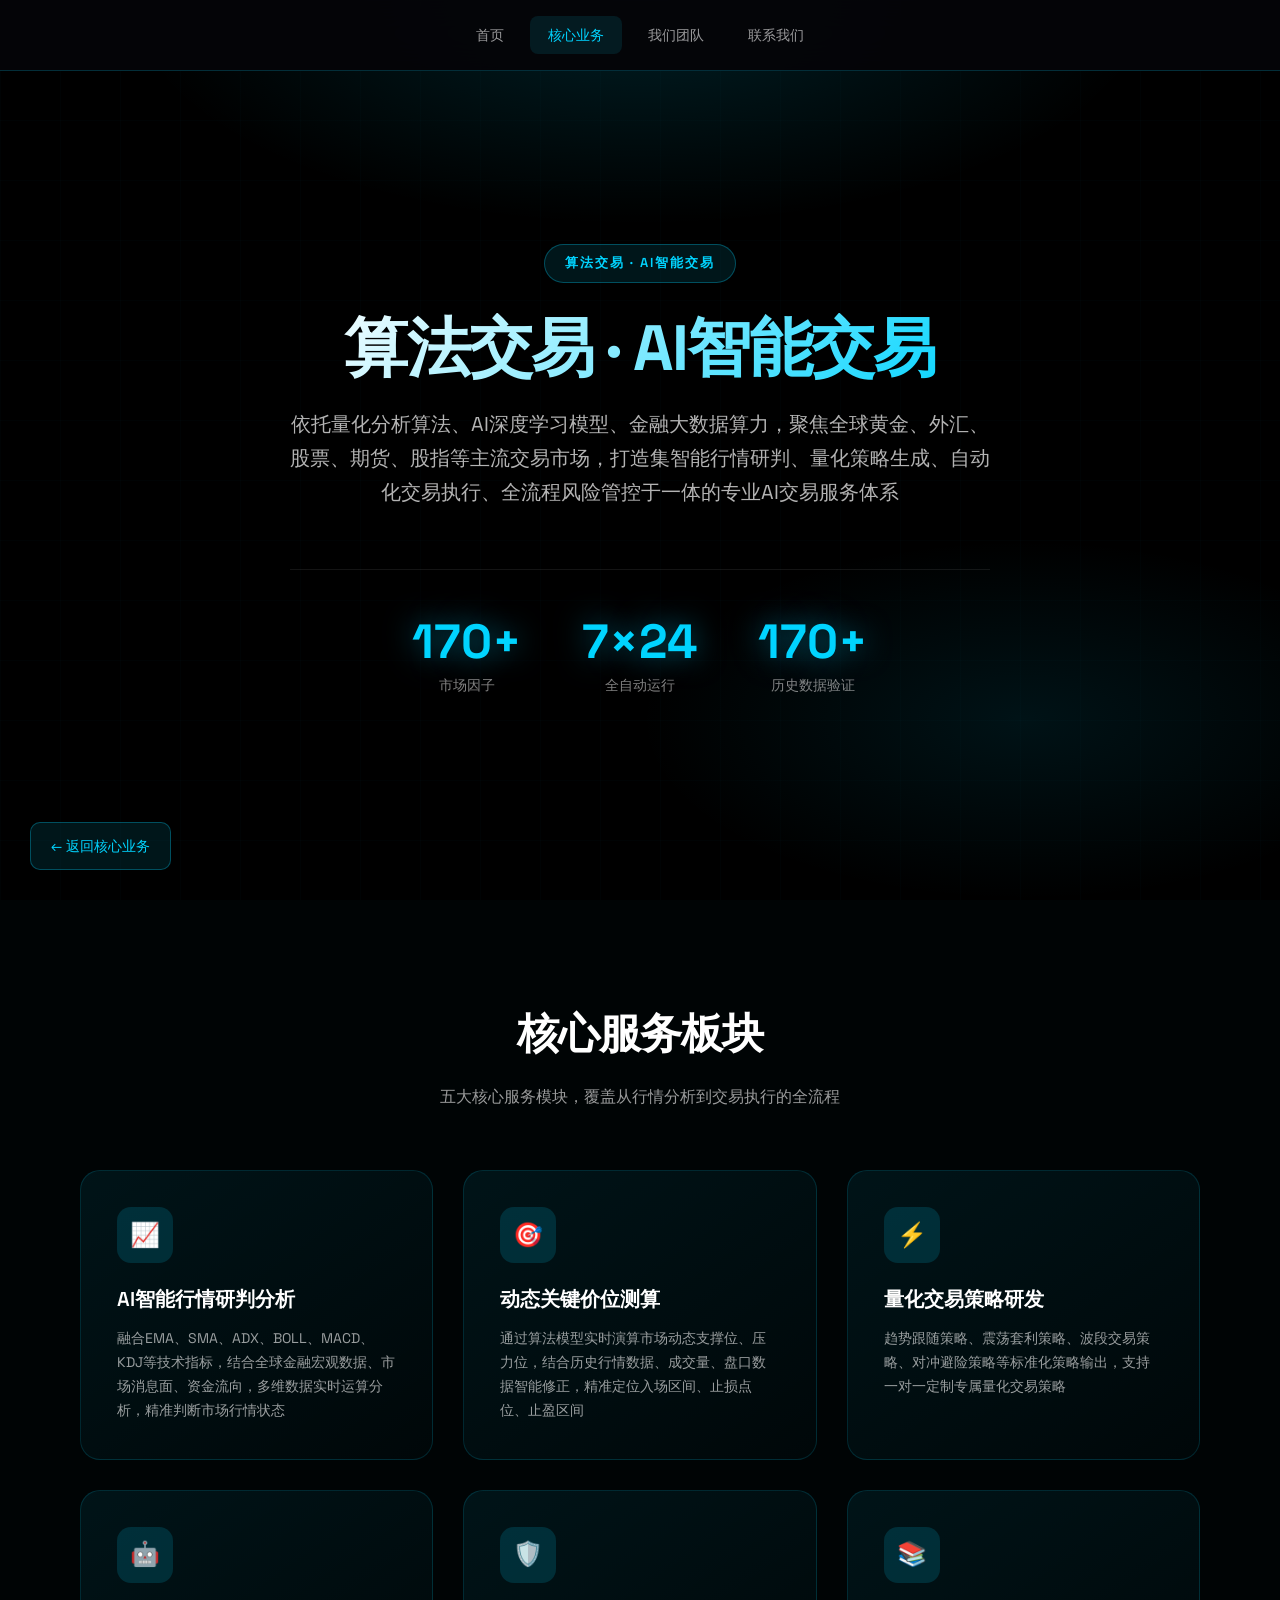
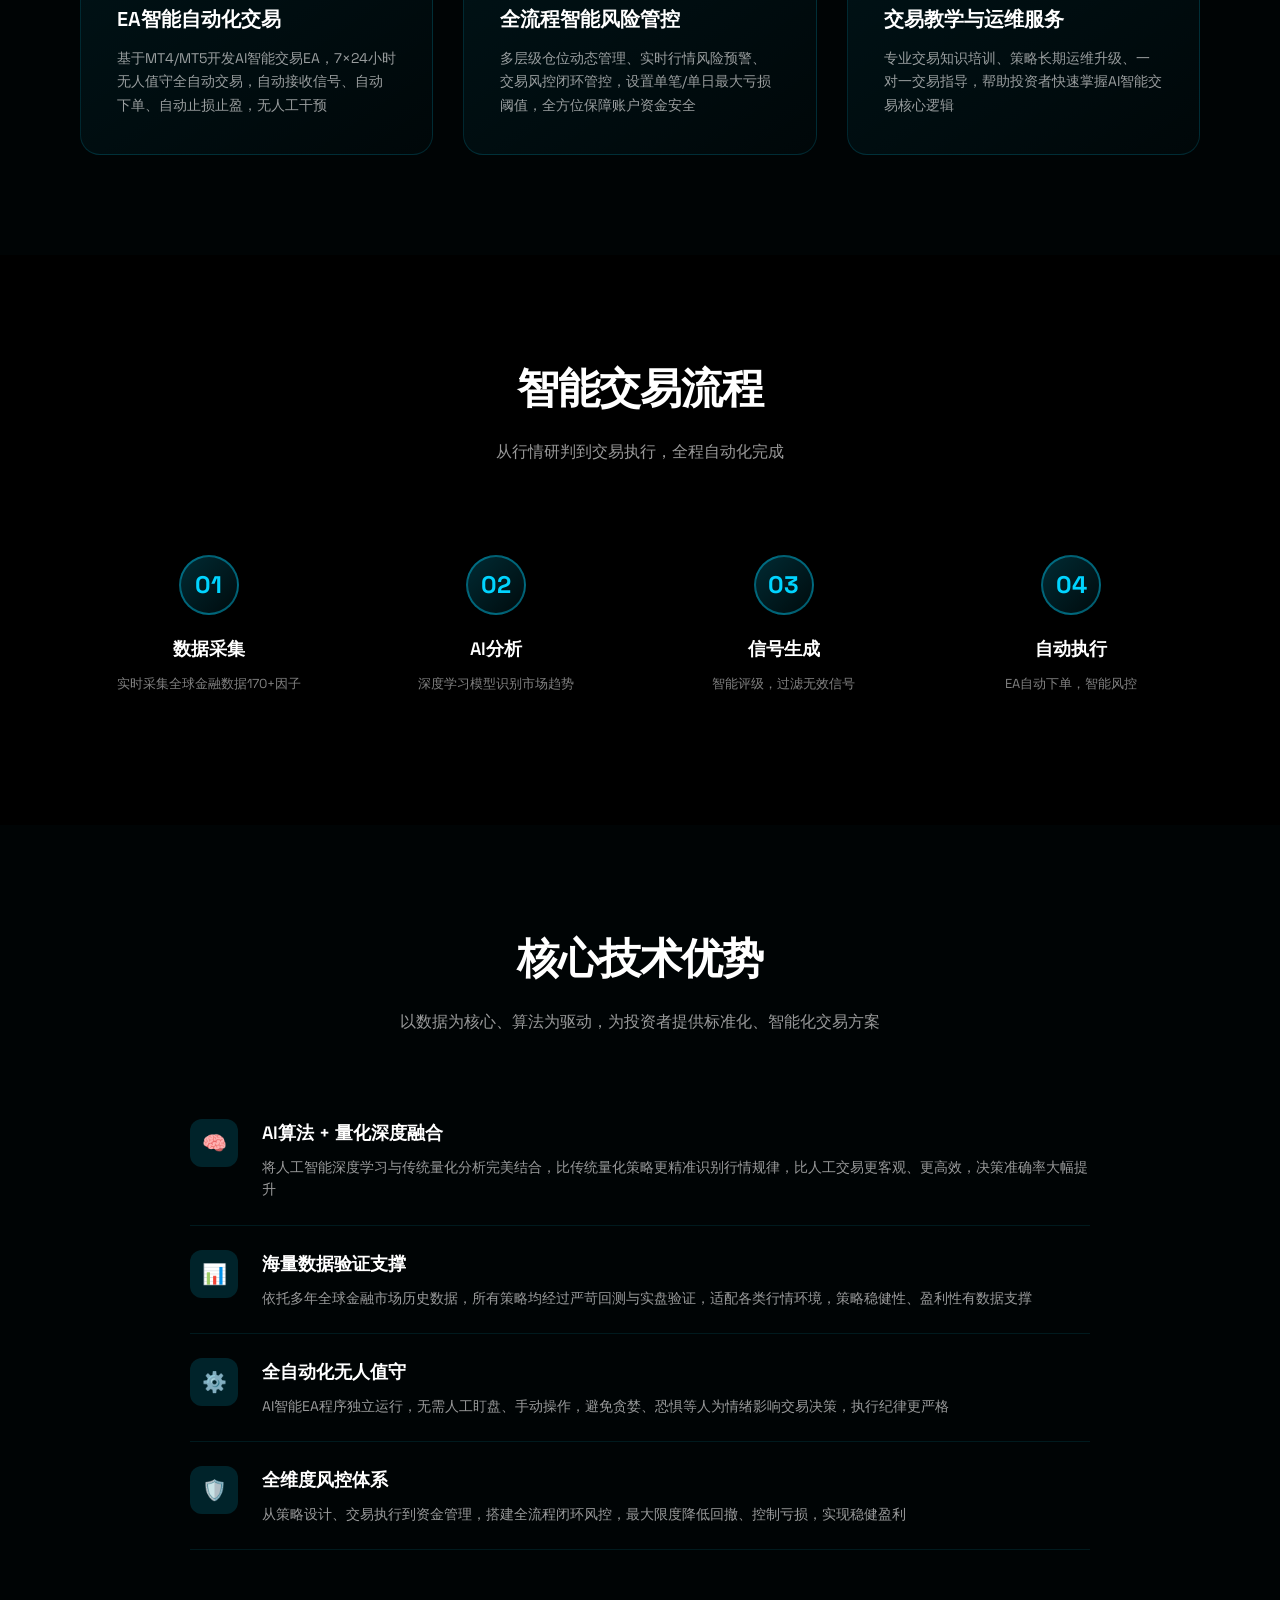
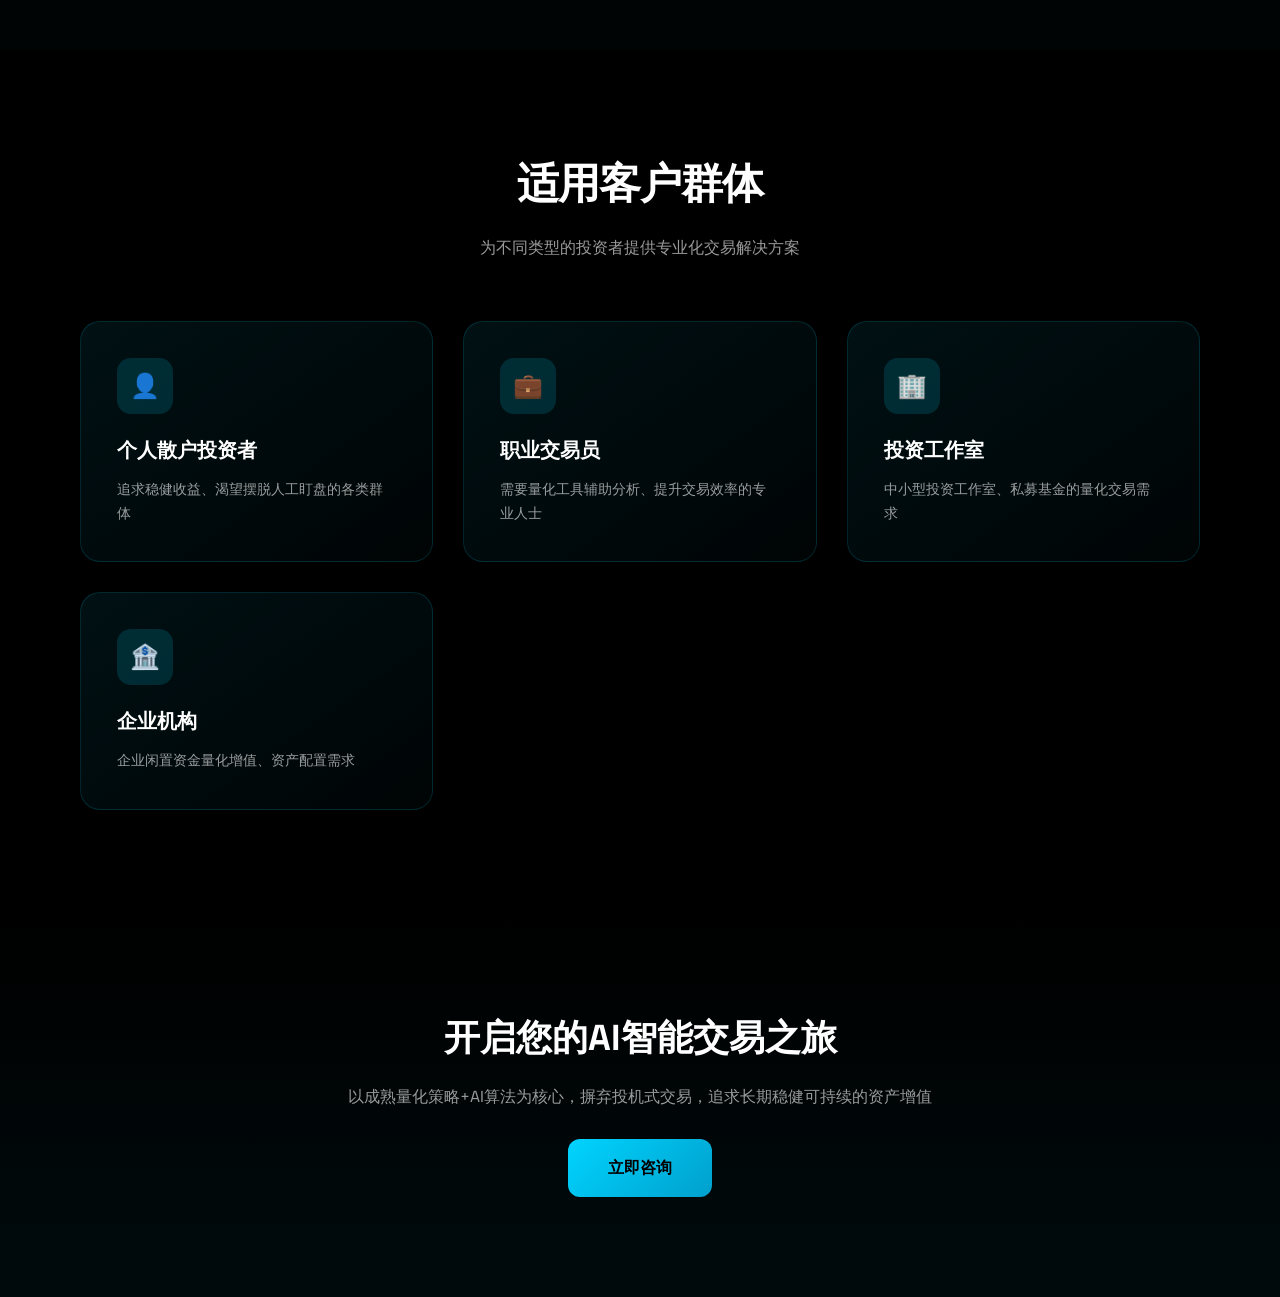
<file: ai-trading.html>
<!DOCTYPE html>
<html lang="zh-CN">
<head>
    <meta charset="UTF-8">
    <meta name="viewport" content="width=device-width, initial-scale=1.0">
    <title>算法交易 · AI智能交易 - 华进科技</title>
    <link href="https://fonts.googleapis.com/css2?family=Space+Grotesk:wght@400;500;600;700&display=swap" rel="stylesheet">
    <link rel="stylesheet" href="assets/css/style-vibe.css">
    <style>
        * { margin: 0; padding: 0; box-sizing: border-box; }
        html { scroll-behavior: smooth; }
        body {
            font-family: 'Space Grotesk', 'PingFang SC', sans-serif;
            background: #000;
            color: #fff;
            overflow-x: hidden;
        }

        /* Navigation */
        .navbar {
            position: fixed;
            top: 0;
            left: 0;
            right: 0;
            z-index: 100;
            background: rgba(5, 5, 8, 0.95);
            backdrop-filter: blur(20px);
            border-bottom: 1px solid rgba(0, 212, 255, 0.2);
        }
        .navbar-container {
            max-width: 1400px;
            margin: 0 auto;
            display: flex;
            align-items: center;
            justify-content: center;
            padding: 0 40px;
            height: 70px;
        }
        .navbar-nav { display: flex; gap: 8px; }
        .navbar-nav a {
            color: rgba(255,255,255,0.6);
            text-decoration: none;
            padding: 8px 18px;
            border-radius: 8px;
            font-size: 14px;
            font-weight: 500;
            transition: all 0.3s;
        }
        .navbar-nav a:hover { color: #fff; background: rgba(255,255,255,0.06); }
        .navbar-nav a.active { color: #00d4ff; background: rgba(0, 212, 255, 0.1); }

        /* Hero Section */
        .hero {
            min-height: 100vh;
            display: flex;
            align-items: center;
            justify-content: center;
            position: relative;
            padding: 120px 80px 80px;
            overflow: hidden;
        }

        .hero::before {
            content: '';
            position: absolute;
            inset: 0;
            background: 
                radial-gradient(ellipse 80% 50% at 50% 0%, rgba(0, 212, 255, 0.15) 0%, transparent 50%),
                radial-gradient(ellipse 60% 40% at 80% 80%, rgba(0, 180, 220, 0.1) 0%, transparent 50%);
        }

        .hero-grid {
            position: absolute;
            inset: 0;
            background-image: 
                linear-gradient(rgba(0, 212, 255, 0.03) 1px, transparent 1px),
                linear-gradient(90deg, rgba(0, 212, 255, 0.03) 1px, transparent 1px);
            background-size: 60px 60px;
        }

        .hero-content {
            position: relative;
            z-index: 10;
            max-width: 1200px;
            text-align: center;
        }

        .hero-badge {
            display: inline-block;
            padding: 8px 20px;
            border-radius: 20px;
            font-size: 13px;
            font-weight: 600;
            letter-spacing: 2px;
            background: rgba(0, 212, 255, 0.1);
            color: #00d4ff;
            border: 1px solid rgba(0, 212, 255, 0.3);
            margin-bottom: 30px;
        }

        .hero-title {
            font-size: 64px;
            font-weight: 700;
            line-height: 1.1;
            margin-bottom: 24px;
            background: linear-gradient(135deg, #fff 0%, #00d4ff 100%);
            -webkit-background-clip: text;
            -webkit-text-fill-color: transparent;
            background-clip: text;
        }

        .hero-subtitle {
            font-size: 20px;
            color: rgba(255,255,255,0.7);
            max-width: 700px;
            margin: 0 auto 40px;
            line-height: 1.7;
        }

        .hero-stats {
            display: flex;
            justify-content: center;
            gap: 60px;
            margin-top: 60px;
        }

        .stat-item {
            text-align: center;
        }

        .stat-value {
            font-size: 48px;
            font-weight: 700;
            color: #00d4ff;
            text-shadow: 0 0 30px rgba(0, 212, 255, 0.5);
        }

        .stat-label {
            font-size: 14px;
            color: rgba(255,255,255,0.5);
            margin-top: 8px;
        }

        /* Sections */
        .section {
            padding: 100px 80px;
            position: relative;
        }

        .section-alt {
            background: rgba(0, 212, 255, 0.02);
        }

        .section-header {
            text-align: center;
            margin-bottom: 60px;
        }

        .section-title {
            font-size: 42px;
            font-weight: 700;
            margin-bottom: 16px;
        }

        .section-desc {
            font-size: 16px;
            color: rgba(255,255,255,0.6);
            max-width: 600px;
            margin: 0 auto;
            line-height: 1.7;
        }

        /* Feature Cards */
        .features-grid {
            display: grid;
            grid-template-columns: repeat(auto-fit, minmax(280px, 1fr));
            gap: 30px;
            max-width: 1200px;
            margin: 0 auto;
        }

        .feature-card {
            background: linear-gradient(145deg, rgba(0, 212, 255, 0.08) 0%, rgba(0, 212, 255, 0.02) 100%);
            border: 1px solid rgba(0, 212, 255, 0.15);
            border-radius: 20px;
            padding: 36px;
            transition: all 0.4s ease;
        }

        .feature-card:hover {
            transform: translateY(-8px);
            border-color: rgba(0, 212, 255, 0.4);
            box-shadow: 0 20px 60px rgba(0,0,0,0.4), 0 0 40px rgba(0, 212, 255, 0.1);
        }

        .feature-icon {
            width: 56px;
            height: 56px;
            border-radius: 14px;
            background: rgba(0, 212, 255, 0.15);
            display: flex;
            align-items: center;
            justify-content: center;
            font-size: 24px;
            margin-bottom: 20px;
        }

        .feature-card h3 {
            font-size: 20px;
            font-weight: 600;
            margin-bottom: 12px;
            color: #fff;
        }

        .feature-card p {
            font-size: 14px;
            color: rgba(255,255,255,0.6);
            line-height: 1.7;
        }

        /* Process */
        .process-grid {
            display: grid;
            grid-template-columns: repeat(4, 1fr);
            gap: 30px;
            max-width: 1200px;
            margin: 0 auto;
        }

        .process-item {
            text-align: center;
            padding: 30px;
            position: relative;
        }

        .process-num {
            width: 60px;
            height: 60px;
            border-radius: 50%;
            background: linear-gradient(135deg, rgba(0, 212, 255, 0.2), rgba(0, 212, 255, 0.05));
            border: 2px solid rgba(0, 212, 255, 0.4);
            display: flex;
            align-items: center;
            justify-content: center;
            font-size: 24px;
            font-weight: 700;
            color: #00d4ff;
            margin: 0 auto 20px;
        }

        .process-item h4 {
            font-size: 18px;
            font-weight: 600;
            margin-bottom: 10px;
        }

        .process-item p {
            font-size: 13px;
            color: rgba(255,255,255,0.5);
            line-height: 1.6;
        }

        .process-arrow {
            position: absolute;
            right: -15px;
            top: 50%;
            transform: translateY(-50%);
            color: rgba(0, 212, 255, 0.4);
            font-size: 24px;
        }

        /* List */
        .detail-list {
            max-width: 900px;
            margin: 0 auto;
        }

        .list-item {
            display: flex;
            gap: 24px;
            padding: 24px 0;
            border-bottom: 1px solid rgba(0, 212, 255, 0.1);
        }

        .list-icon {
            width: 48px;
            height: 48px;
            border-radius: 12px;
            background: rgba(0, 212, 255, 0.15);
            display: flex;
            align-items: center;
            justify-content: center;
            font-size: 20px;
            flex-shrink: 0;
        }

        .list-content h4 {
            font-size: 18px;
            font-weight: 600;
            margin-bottom: 8px;
        }

        .list-content p {
            font-size: 14px;
            color: rgba(255,255,255,0.6);
            line-height: 1.6;
        }

        /* CTA */
        .cta {
            text-align: center;
            padding: 100px 40px;
            background: linear-gradient(180deg, transparent, rgba(0, 212, 255, 0.05));
        }

        .cta-title {
            font-size: 36px;
            font-weight: 700;
            margin-bottom: 16px;
        }

        .cta-text {
            font-size: 16px;
            color: rgba(255,255,255,0.6);
            margin-bottom: 30px;
        }

        .cta-btn {
            display: inline-block;
            padding: 16px 40px;
            background: linear-gradient(135deg, #00d4ff 0%, #00a0cc 100%);
            color: #000;
            font-size: 16px;
            font-weight: 600;
            text-decoration: none;
            border-radius: 12px;
            transition: all 0.3s;
        }

        .cta-btn:hover {
            transform: translateY(-3px);
            box-shadow: 0 10px 40px rgba(0, 212, 255, 0.4);
        }

        /* Back Link */
        .back-link {
            position: fixed;
            bottom: 30px;
            left: 30px;
            z-index: 100;
        }

        .back-link a {
            display: flex;
            align-items: center;
            gap: 8px;
            padding: 12px 20px;
            background: rgba(0, 212, 255, 0.1);
            border: 1px solid rgba(0, 212, 255, 0.3);
            border-radius: 10px;
            color: #00d4ff;
            text-decoration: none;
            font-size: 14px;
            transition: all 0.3s;
        }

        .back-link a:hover {
            background: rgba(0, 212, 255, 0.2);
        }

        /* Responsive */
        @media (max-width: 1024px) {
            .hero-title { font-size: 48px; }
            .hero-stats { flex-wrap: wrap; gap: 30px; }
            .process-grid { grid-template-columns: repeat(2, 1fr); }
            .process-arrow { display: none; }
        }

        @media (max-width: 768px) {
            .section, .hero { padding: 100px 20px 60px; }
            .hero-title { font-size: 36px; }
            .section-title { font-size: 30px; }
            .features-grid { grid-template-columns: 1fr; }
            .process-grid { grid-template-columns: 1fr; }
            .navbar-container { padding: 0 20px; }
        }
    </style>
</head>
<body>

    <nav class="navbar">
        <div class="navbar-container">
            <div class="navbar-nav">
                <a href="index.html">首页</a>
                <a href="services.html" class="active">核心业务</a>
                <a href="products.html">我们团队</a>

                <a href="contact.html">联系我们</a>
            </div>
        </div>
    </nav>

    <!-- Hero -->
    <section class="hero">
        <div class="hero-grid"></div>
        <div class="hero-content">
            <div class="hero-badge">算法交易 · AI智能交易</div>
            <h1 class="hero-title">算法交易 · AI智能交易</h1>
            <p class="hero-subtitle">
                依托量化分析算法、AI深度学习模型、金融大数据算力，聚焦全球黄金、外汇、股票、期货、股指等主流交易市场，打造集智能行情研判、量化策略生成、自动化交易执行、全流程风险管控于一体的专业AI交易服务体系
            </p>
            <div class="hero-stats">
                <div class="stat-item">
                    <div class="stat-value">170+</div>
                    <div class="stat-label">市场因子</div>
                </div>
                <div class="stat-item">
                    <div class="stat-value">7×24</div>
                    <div class="stat-label">全自动运行</div>
                </div>
                <div class="stat-item">
                    <div class="stat-value">170+</div>
                    <div class="stat-label">历史数据验证</div>
                </div>
            </div>
        </div>
    </section>

    <!-- 核心服务板块 -->
    <section class="section section-alt">
        <div class="section-header">
            <h2 class="section-title">核心服务板块</h2>
            <p class="section-desc">五大核心服务模块，覆盖从行情分析到交易执行的全流程</p>
        </div>
        <div class="features-grid">
            <div class="feature-card">
                <div class="feature-icon">📈</div>
                <h3>AI智能行情研判分析</h3>
                <p>融合EMA、SMA、ADX、BOLL、MACD、KDJ等技术指标，结合全球金融宏观数据、市场消息面、资金流向，多维数据实时运算分析，精准判断市场行情状态</p>
            </div>
            <div class="feature-card">
                <div class="feature-icon">🎯</div>
                <h3>动态关键价位测算</h3>
                <p>通过算法模型实时演算市场动态支撑位、压力位，结合历史行情数据、成交量、盘口数据智能修正，精准定位入场区间、止损点位、止盈区间</p>
            </div>
            <div class="feature-card">
                <div class="feature-icon">⚡</div>
                <h3>量化交易策略研发</h3>
                <p>趋势跟随策略、震荡套利策略、波段交易策略、对冲避险策略等标准化策略输出，支持一对一定制专属量化交易策略</p>
            </div>
            <div class="feature-card">
                <div class="feature-icon">🤖</div>
                <h3>EA智能自动化交易</h3>
                <p>基于MT4/MT5开发AI智能交易EA，7×24小时无人值守全自动交易，自动接收信号、自动下单、自动止损止盈，无人工干预</p>
            </div>
            <div class="feature-card">
                <div class="feature-icon">🛡️</div>
                <h3>全流程智能风险管控</h3>
                <p>多层级仓位动态管理、实时行情风险预警、交易风控闭环管控，设置单笔/单日最大亏损阈值，全方位保障账户资金安全</p>
            </div>
            <div class="feature-card">
                <div class="feature-icon">📚</div>
                <h3>交易教学与运维服务</h3>
                <p>专业交易知识培训、策略长期运维升级、一对一交易指导，帮助投资者快速掌握AI智能交易核心逻辑</p>
            </div>
        </div>
    </section>

    <!-- 交易流程 -->
    <section class="section">
        <div class="section-header">
            <h2 class="section-title">智能交易流程</h2>
            <p class="section-desc">从行情研判到交易执行，全程自动化完成</p>
        </div>
        <div class="process-grid">
            <div class="process-item">
                <div class="process-num">01</div>
                <h4>数据采集</h4>
                <p>实时采集全球金融数据170+因子</p>
            </div>
            <div class="process-item">
                <div class="process-num">02</div>
                <h4>AI分析</h4>
                <p>深度学习模型识别市场趋势</p>
            </div>
            <div class="process-item">
                <div class="process-num">03</div>
                <h4>信号生成</h4>
                <p>智能评级，过滤无效信号</p>
            </div>
            <div class="process-item">
                <div class="process-num">04</div>
                <h4>自动执行</h4>
                <p>EA自动下单，智能风控</p>
            </div>
        </div>
    </section>

    <!-- 核心技术优势 -->
    <section class="section section-alt">
        <div class="section-header">
            <h2 class="section-title">核心技术优势</h2>
            <p class="section-desc">以数据为核心、算法为驱动，为投资者提供标准化、智能化交易方案</p>
        </div>
        <div class="detail-list">
            <div class="list-item">
                <div class="list-icon">🧠</div>
                <div class="list-content">
                    <h4>AI算法 + 量化深度融合</h4>
                    <p>将人工智能深度学习与传统量化分析完美结合，比传统量化策略更精准识别行情规律，比人工交易更客观、更高效，决策准确率大幅提升</p>
                </div>
            </div>
            <div class="list-item">
                <div class="list-icon">📊</div>
                <div class="list-content">
                    <h4>海量数据验证支撑</h4>
                    <p>依托多年全球金融市场历史数据，所有策略均经过严苛回测与实盘验证，适配各类行情环境，策略稳健性、盈利性有数据支撑</p>
                </div>
            </div>
            <div class="list-item">
                <div class="list-icon">⚙️</div>
                <div class="list-content">
                    <h4>全自动化无人值守</h4>
                    <p>AI智能EA程序独立运行，无需人工盯盘、手动操作，避免贪婪、恐惧等人为情绪影响交易决策，执行纪律更严格</p>
                </div>
            </div>
            <div class="list-item">
                <div class="list-icon">🛡️</div>
                <div class="list-content">
                    <h4>全维度风控体系</h4>
                    <p>从策略设计、交易执行到资金管理，搭建全流程闭环风控，最大限度降低回撤、控制亏损，实现稳健盈利</p>
                </div>
            </div>
        </div>
    </section>

    <!-- 适用客户 -->
    <section class="section">
        <div class="section-header">
            <h2 class="section-title">适用客户群体</h2>
            <p class="section-desc">为不同类型的投资者提供专业化交易解决方案</p>
        </div>
        <div class="features-grid">
            <div class="feature-card">
                <div class="feature-icon">👤</div>
                <h3>个人散户投资者</h3>
                <p>追求稳健收益、渴望摆脱人工盯盘的各类群体</p>
            </div>
            <div class="feature-card">
                <div class="feature-icon">💼</div>
                <h3>职业交易员</h3>
                <p>需要量化工具辅助分析、提升交易效率的专业人士</p>
            </div>
            <div class="feature-card">
                <div class="feature-icon">🏢</div>
                <h3>投资工作室</h3>
                <p>中小型投资工作室、私募基金的量化交易需求</p>
            </div>
            <div class="feature-card">
                <div class="feature-icon">🏦</div>
                <h3>企业机构</h3>
                <p>企业闲置资金量化增值、资产配置需求</p>
            </div>
        </div>
    </section>

    <!-- CTA -->
    <section class="cta">
        <h2 class="cta-title">开启您的AI智能交易之旅</h2>
        <p class="cta-text">以成熟量化策略+AI算法为核心，摒弃投机式交易，追求长期稳健可持续的资产增值</p>
        <a href="contact.html" class="cta-btn">立即咨询</a>
    </section>

    <!-- Back Link -->
    <div class="back-link">
        <a href="services.html">← 返回核心业务</a>
    </div>

</body>
</html>
</file>
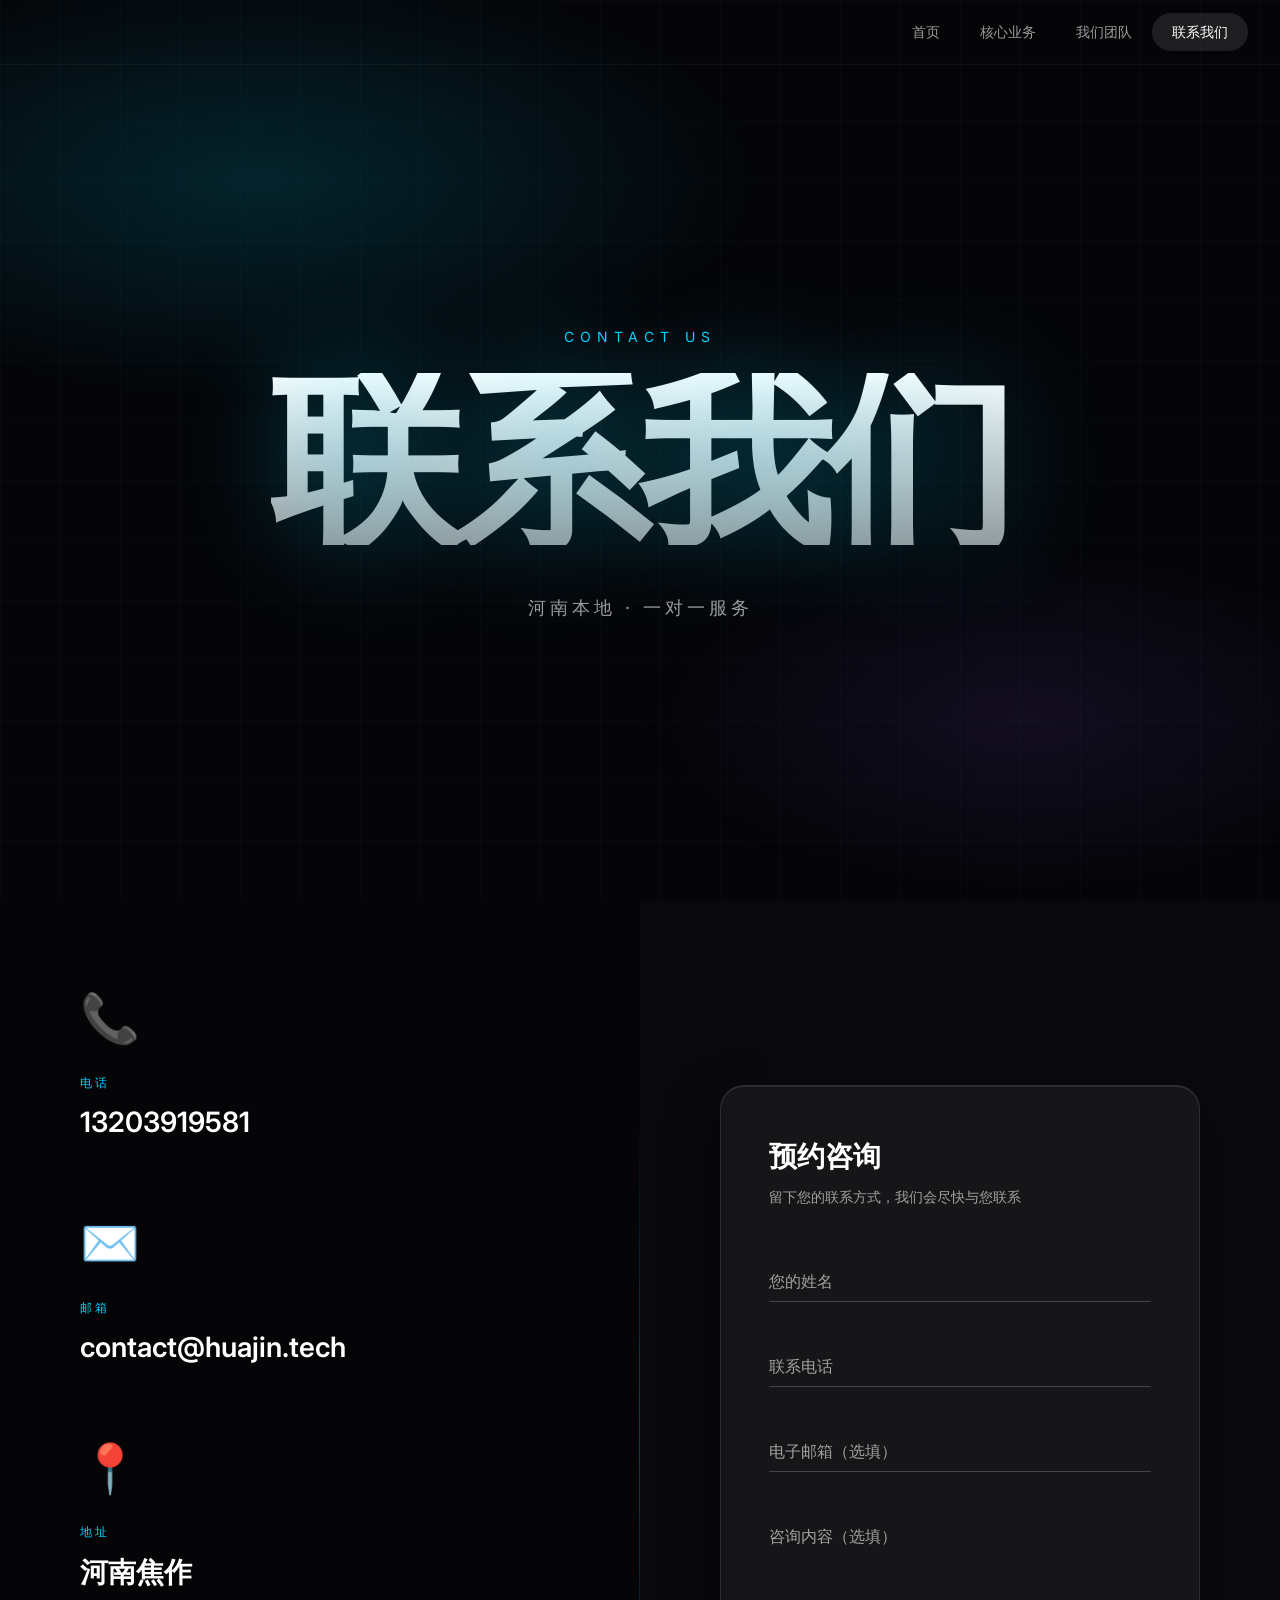
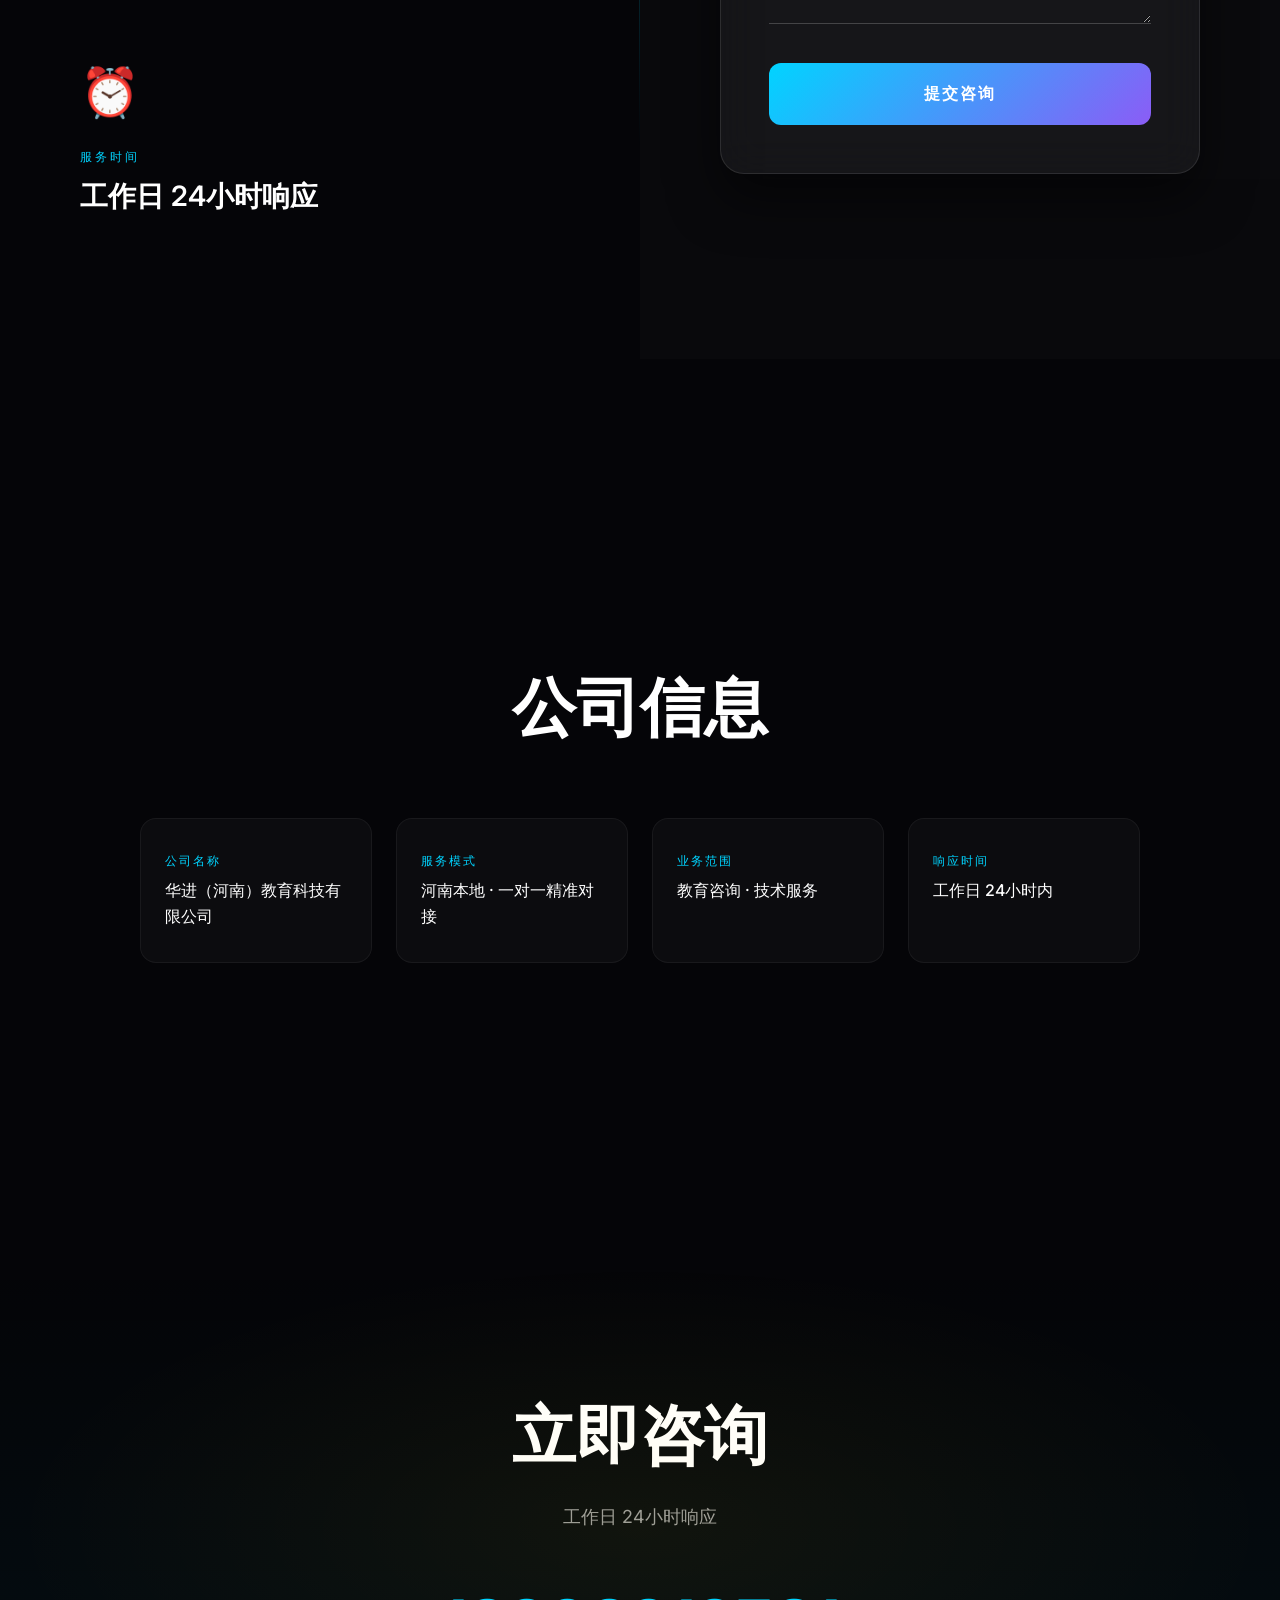
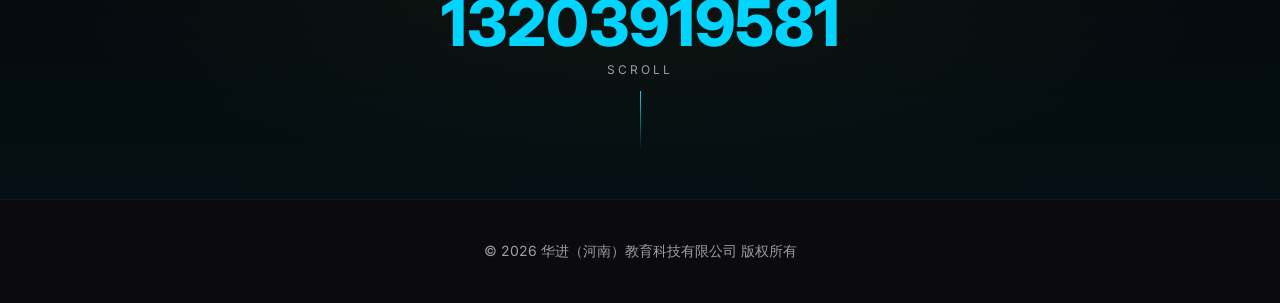
<file: contact.html>
﻿<!DOCTYPE html>
<html lang="zh-CN">
<head>
    <meta charset="UTF-8">
    <meta name="viewport" content="width=device-width, initial-scale=1.0">
    <title>联系我们 - 华进科技</title>
    <link rel="preconnect" href="https://fonts.googleapis.com">
    <link rel="preconnect" href="https://fonts.gstatic.com" crossorigin>
    <link href="https://fonts.googleapis.com/css2?family=Inter:wght@300;400;500;600;700&display=swap" rel="stylesheet">
    <link rel="stylesheet" href="assets/css/style-vibe.css">
    <style>
        * {
            margin: 0;
            padding: 0;
            box-sizing: border-box;
        }

        :root {
            --accent-cyan: #00d4ff;
            --accent-purple: #8b5cf6;
            --bg-primary: #050508;
            --bg-secondary: #0a0a0f;
            --text-white: #ffffff;
            --text-secondary: rgba(255,255,255,0.6);
        }

        body {
            font-family: 'Inter', -apple-system, BlinkMacSystemFont, sans-serif;
            background: var(--bg-primary);
            color: #fff;
            min-height: 100vh;
            overflow-x: hidden;
        }

        /* 动态网格背景 */
        .grid-bg {
            position: fixed;
            inset: 0;
            background-image: 
                linear-gradient(rgba(0,212,255,0.03) 1px, transparent 1px),
                linear-gradient(90deg, rgba(0,212,255,0.03) 1px, transparent 1px);
            background-size: 60px 60px;
            animation: gridMove 20s linear infinite;
            z-index: 0;
        }

        @keyframes gridMove {
            0% { transform: translate(0, 0); }
            100% { transform: translate(60px, 60px); }
        }

        /* 光晕背景 */
        .glow-bg {
            position: fixed;
            inset: 0;
            background: 
                radial-gradient(ellipse 80% 50% at 20% 20%, rgba(0,212,255,0.15) 0%, transparent 50%),
                radial-gradient(ellipse 60% 40% at 80% 80%, rgba(139,92,246,0.1) 0%, transparent 50%);
            animation: glowPulse 8s ease-in-out infinite;
            z-index: 0;
        }

        @keyframes glowPulse {
            0%, 100% { opacity: 0.5; }
            50% { opacity: 1; }
        }

        /* 主内容 */
        .main {
            position: relative;
            z-index: 1;
            padding-top: 90px;
        }

        /* Hero区域 */
        .hero {
            height: calc(100vh - 90px);
            display: flex;
            flex-direction: column;
            align-items: center;
            justify-content: center;
            text-align: center;
            padding: 2rem;
        }

        .hero-eyebrow {
            font-size: 14px;
            letter-spacing: 6px;
            text-transform: uppercase;
            color: var(--accent-cyan);
            margin-bottom: 24px;
            opacity: 0;
            animation: fadeIn 1s ease 0.3s forwards;
        }

        .hero-title {
            font-size: clamp(4rem, 15vw, 12rem);
            font-weight: 900;
            letter-spacing: -0.04em;
            line-height: 0.9;
            background: linear-gradient(180deg, #fff 0%, rgba(255,255,255,0.6) 100%);
            -webkit-background-clip: text;
            -webkit-text-fill-color: transparent;
            background-clip: text;
            opacity: 0;
            animation: fadeIn 1s ease 0.5s forwards;
            text-shadow: 0 0 100px rgba(0,212,255,0.3);
        }

        .hero-subtitle {
            font-size: 18px;
            color: var(--text-secondary);
            margin-top: 24px;
            letter-spacing: 4px;
            opacity: 0;
            animation: fadeIn 1s ease 0.8s forwards;
        }

        /* 滚动指示器 */
        .scroll-indicator {
            position: absolute;
            bottom: 3rem;
            left: 50%;
            transform: translateX(-50%);
            display: flex;
            flex-direction: column;
            align-items: center;
            gap: 12px;
            color: var(--text-secondary);
            font-size: 12px;
            letter-spacing: 3px;
            text-transform: uppercase;
        }

        .scroll-line {
            width: 1px;
            height: 60px;
            background: linear-gradient(to bottom, var(--accent-cyan), transparent);
            animation: scrollPulse 2s ease-in-out infinite;
        }

        @keyframes scrollPulse {
            0%, 100% { transform: scaleY(0); transform-origin: top; }
            50% { transform: scaleY(1); transform-origin: top; }
            51% { transform-origin: bottom; }
            100% { transform: scaleY(0); transform-origin: bottom; }
        }

        @keyframes fadeIn {
            from { opacity: 0; transform: translateY(30px); }
            to { opacity: 1; transform: translateY(0); }
        }

        /* 联系区域 */
        .contact-section {
            min-height: 100vh;
            display: grid;
            grid-template-columns: 1fr 1fr;
            gap: 0;
        }

        /* 左侧信息 */
        .contact-info {
            display: flex;
            flex-direction: column;
            justify-content: center;
            padding: 80px;
            position: relative;
        }

        .contact-info::before {
            content: '';
            position: absolute;
            top: 20%;
            right: 0;
            width: 1px;
            height: 60%;
            background: linear-gradient(to bottom, transparent, rgba(0,212,255,0.3), transparent);
        }

        .info-item {
            margin-bottom: 60px;
            opacity: 0;
            transform: translateX(-30px);
        }

        .info-item.visible {
            opacity: 1;
            transform: translateX(0);
            transition: all 0.6s ease;
        }

        .info-icon {
            font-size: 48px;
            margin-bottom: 16px;
            display: inline-block;
            transition: transform 0.3s;
        }

        .info-item:hover .info-icon {
            transform: scale(1.2);
        }

        .info-label {
            font-size: 12px;
            letter-spacing: 3px;
            text-transform: uppercase;
            color: var(--accent-cyan);
            margin-bottom: 8px;
        }

        .info-value {
            font-size: 28px;
            font-weight: 600;
            color: var(--text-white);
        }

        .info-value a {
            color: inherit;
            text-decoration: none;
            position: relative;
        }

        .info-value a::after {
            content: '';
            position: absolute;
            bottom: -4px;
            left: 0;
            width: 0;
            height: 2px;
            background: var(--accent-cyan);
            transition: width 0.3s;
        }

        .info-value a:hover::after {
            width: 100%;
        }

        /* 右侧表单 - 玻璃态 */
        .contact-form-section {
            display: flex;
            align-items: center;
            justify-content: center;
            padding: 80px;
            background: rgba(255,255,255,0.02);
        }

        .glass-form {
            width: 100%;
            max-width: 500px;
            padding: 48px;
            background: rgba(255,255,255,0.05);
            backdrop-filter: blur(20px);
            -webkit-backdrop-filter: blur(20px);
            border: 1px solid rgba(255,255,255,0.1);
            border-radius: 24px;
            box-shadow: 
                0 25px 50px rgba(0,0,0,0.5),
                inset 0 1px 0 rgba(255,255,255,0.1);
        }

        .form-title {
            font-size: 28px;
            font-weight: 700;
            margin-bottom: 8px;
        }

        .form-subtitle {
            font-size: 14px;
            color: var(--text-secondary);
            margin-bottom: 40px;
        }

        /* 浮动标签输入框 */
        .form-group {
            position: relative;
            margin-bottom: 32px;
        }

        .form-input {
            width: 100%;
            padding: 20px 0 12px;
            background: transparent;
            border: none;
            border-bottom: 1px solid rgba(255,255,255,0.2);
            color: #fff;
            font-size: 16px;
            font-family: inherit;
            transition: border-color 0.3s;
            outline: none;
        }

        .form-input:focus {
            border-color: var(--accent-cyan);
        }

        .form-label {
            position: absolute;
            left: 0;
            top: 20px;
            font-size: 16px;
            color: var(--text-secondary);
            pointer-events: none;
            transition: all 0.3s ease;
        }

        .form-input:focus + .form-label,
        .form-input:not(:placeholder-shown) + .form-label {
            top: 0;
            font-size: 12px;
            letter-spacing: 2px;
            text-transform: uppercase;
            color: var(--accent-cyan);
        }

        /* 输入时光效 */
        .form-group::after {
            content: '';
            position: absolute;
            bottom: 0;
            left: 0;
            width: 0;
            height: 2px;
            background: linear-gradient(90deg, var(--accent-cyan), var(--accent-purple));
            transition: width 0.4s ease;
        }

        .form-group:focus-within::after {
            width: 100%;
        }

        /* 文本域 */
        .form-textarea {
            min-height: 120px;
            resize: vertical;
            padding-top: 24px;
        }

        /* 提交按钮 */
        .form-submit {
            width: 100%;
            padding: 20px;
            background: linear-gradient(135deg, var(--accent-cyan), var(--accent-purple));
            border: none;
            border-radius: 12px;
            color: #fff;
            font-size: 16px;
            font-weight: 600;
            font-family: inherit;
            letter-spacing: 2px;
            cursor: pointer;
            position: relative;
            overflow: hidden;
            transition: all 0.3s ease;
        }

        .form-submit::before {
            content: '';
            position: absolute;
            top: 0;
            left: -100%;
            width: 100%;
            height: 100%;
            background: linear-gradient(90deg, transparent, rgba(255,255,255,0.3), transparent);
            transition: left 0.5s ease;
        }

        .form-submit:hover {
            transform: translateY(-3px);
            box-shadow: 0 20px 40px rgba(0,212,255,0.3);
        }

        .form-submit:hover::before {
            left: 100%;
        }

        .form-submit:active {
            transform: translateY(-1px);
        }

        /* 成功状态 */
        .form-success {
            display: none;
            text-align: center;
            padding: 40px;
        }

        .form-success.show {
            display: block;
            animation: fadeIn 0.5s ease;
        }

        .success-icon {
            font-size: 64px;
            margin-bottom: 24px;
            animation: successBounce 0.6s ease;
        }

        @keyframes successBounce {
            0% { transform: scale(0); }
            50% { transform: scale(1.2); }
            100% { transform: scale(1); }
        }

        .success-text {
            font-size: 24px;
            font-weight: 600;
            margin-bottom: 12px;
        }

        .success-sub {
            color: var(--text-secondary);
        }

        /* 公司信息 */
        .company-section {
            min-height: 100vh;
            display: flex;
            flex-direction: column;
            align-items: center;
            justify-content: center;
            padding: 80px 40px;
            text-align: center;
        }

        .company-title {
            font-size: clamp(2rem, 5vw, 4rem);
            font-weight: 800;
            margin-bottom: 60px;
        }

        .company-grid {
            display: grid;
            grid-template-columns: repeat(4, 1fr);
            gap: 24px;
            max-width: 1000px;
            width: 100%;
        }

        .company-item {
            padding: 32px 24px;
            background: rgba(255,255,255,0.03);
            border: 1px solid rgba(255,255,255,0.05);
            border-radius: 16px;
            text-align: left;
            transition: all 0.4s ease;
            opacity: 0;
            transform: translateY(30px);
        }

        .company-item.visible {
            opacity: 1;
            transform: translateY(0);
        }

        .company-item:hover {
            background: rgba(255,255,255,0.06);
            border-color: rgba(0,212,255,0.2);
            transform: translateY(-5px);
        }

        .company-label {
            font-size: 12px;
            letter-spacing: 2px;
            text-transform: uppercase;
            color: var(--accent-cyan);
            margin-bottom: 8px;
        }

        .company-value {
            font-size: 16px;
            font-weight: 500;
            color: var(--text-white);
        }

        /* CTA区域 */
        .cta-section {
            min-height: 60vh;
            display: flex;
            flex-direction: column;
            align-items: center;
            justify-content: center;
            text-align: center;
            padding: 80px 40px;
            background: linear-gradient(180deg, transparent 0%, rgba(0,212,255,0.05) 100%);
        }

        .cta-title {
            font-size: clamp(2rem, 6vw, 4rem);
            font-weight: 800;
            margin-bottom: 16px;
        }

        .cta-subtitle {
            font-size: 18px;
            color: var(--text-secondary);
            margin-bottom: 40px;
        }

        .cta-phone {
            font-size: clamp(2rem, 5vw, 4rem);
            font-weight: 800;
            color: var(--accent-cyan);
            text-decoration: none;
            position: relative;
            transition: all 0.3s ease;
        }

        .cta-phone::before {
            content: '';
            position: absolute;
            bottom: -8px;
            left: 50%;
            width: 0;
            height: 4px;
            background: linear-gradient(90deg, transparent, var(--accent-cyan), transparent);
            transition: all 0.4s ease;
            transform: translateX(-50%);
        }

        .cta-phone:hover {
            text-shadow: 0 0 60px var(--accent-cyan);
        }

        .cta-phone:hover::before {
            width: 100%;
        }

        /* Footer */
        .footer-revolut {
            padding: 40px;
            border-top: 1px solid rgba(255,255,255,0.05);
            text-align: center;
        }

        .footer-revolut p {
            font-size: 14px;
            color: var(--text-secondary);
        }

        /* Toast提示 */
        .toast {
            position: fixed;
            bottom: 40px;
            left: 50%;
            transform: translateX(-50%) translateY(100px);
            padding: 16px 32px;
            background: rgba(0,212,255,0.9);
            backdrop-filter: blur(10px);
            border-radius: 12px;
            font-weight: 500;
            opacity: 0;
            transition: all 0.4s ease;
            z-index: 1000;
        }

        .toast.show {
            transform: translateX(-50%) translateY(0);
            opacity: 1;
        }

        /* 响应式 */
        @media (max-width: 1024px) {
            .contact-section {
                grid-template-columns: 1fr;
            }
            .contact-info {
                padding: 60px 40px;
            }
            .contact-info::before {
                display: none;
            }
            .contact-form-section {
                padding: 60px 40px;
            }
            .company-grid {
                grid-template-columns: repeat(2, 1fr);
            }
        }

        @media (max-width: 600px) {
            .company-grid {
                grid-template-columns: 1fr;
            }
            .glass-form {
                padding: 32px 24px;
            }
        }
    </style>
</head>
<body>
    <!-- 动态背景 -->
    <div class="grid-bg"></div>
    <div class="glow-bg"></div>

    <!-- 导航栏 -->
    <nav class="navbar" id="navbar">
        <div class="navbar-container">
            <button class="navbar-toggle" id="navbarToggle">☰</button>
            <div class="navbar-nav" id="navbarNav">
                <a href="index.html">首页</a>
                <a href="services.html">核心业务</a>
                <a href="products.html">我们团队</a>

                <a href="contact.html" class="active">联系我们</a>
            </div>
        </div>
    </nav>

    <!-- Mobile menu -->
    <div class="mobile-menu" id="mobileMenu">
        <a href="index.html">首页</a>
        <a href="services.html">核心业务</a>
        <a href="products.html">我们团队</a>
        <a href="contact.html">联系我们</a>
    </div>

    <main class="main">
        <!-- Hero -->
        <section class="hero">
            <div class="hero-eyebrow">Contact Us</div>
            <h1 class="hero-title">联系我们</h1>
            <p class="hero-subtitle">河南本地 · 一对一服务</p>
            <div class="scroll-indicator">
                <span>Scroll</span>
                <div class="scroll-line"></div>
            </div>
        </section>

        <!-- 联系区域 -->
        <section class="contact-section">
            <!-- 左侧信息 -->
            <div class="contact-info">
                <div class="info-item" data-delay="0">
                    <div class="info-icon">📞</div>
                    <div class="info-label">电话</div>
                    <div class="info-value"><a href="tel:13203919581" id="phoneLink">13203919581</a></div>
                </div>
                <div class="info-item" data-delay="150">
                    <div class="info-icon">✉️</div>
                    <div class="info-label">邮箱</div>
                    <div class="info-value">contact@huajin.tech</div>
                </div>
                <div class="info-item" data-delay="300">
                    <div class="info-icon">📍</div>
                    <div class="info-label">地址</div>
                    <div class="info-value">河南焦作</div>
                </div>
                <div class="info-item" data-delay="450">
                    <div class="info-icon">⏰</div>
                    <div class="info-label">服务时间</div>
                    <div class="info-value">工作日 24小时响应</div>
                </div>
            </div>

            <!-- 右侧表单 -->
            <div class="contact-form-section">
                <div class="glass-form">
                    <h2 class="form-title">预约咨询</h2>
                    <p class="form-subtitle">留下您的联系方式，我们会尽快与您联系</p>
                    
                    <form id="contactForm">
                        <div class="form-group">
                            <input type="text" class="form-input" placeholder=" " required id="nameInput">
                            <label class="form-label">您的姓名</label>
                        </div>
                        <div class="form-group">
                            <input type="tel" class="form-input" placeholder=" " required id="phoneInput">
                            <label class="form-label">联系电话</label>
                        </div>
                        <div class="form-group">
                            <input type="email" class="form-input" placeholder=" " id="emailInput">
                            <label class="form-label">电子邮箱（选填）</label>
                        </div>
                        <div class="form-group">
                            <textarea class="form-input form-textarea" placeholder=" " id="messageInput"></textarea>
                            <label class="form-label">咨询内容（选填）</label>
                        </div>
                        <button type="submit" class="form-submit">提交咨询</button>
                    </form>

                    <div class="form-success" id="formSuccess">
                        <div class="success-icon">✓</div>
                        <div class="success-text">提交成功</div>
                        <div class="success-sub">我们将在24小时内与您联系</div>
                    </div>
                </div>
            </div>
        </section>

        <!-- 公司信息 -->
        <section class="company-section">
            <h2 class="company-title">公司信息</h2>
            <div class="company-grid">
                <div class="company-item">
                    <div class="company-label">公司名称</div>
                    <div class="company-value">华进（河南）教育科技有限公司</div>
                </div>
                <div class="company-item">
                    <div class="company-label">服务模式</div>
                    <div class="company-value">河南本地 · 一对一精准对接</div>
                </div>
                <div class="company-item">
                    <div class="company-label">业务范围</div>
                    <div class="company-value">教育咨询 · 技术服务</div>
                </div>
                <div class="company-item">
                    <div class="company-label">响应时间</div>
                    <div class="company-value">工作日 24小时内</div>
                </div>
            </div>
        </section>

        <!-- CTA -->
        <section class="cta-section">
            <h2 class="cta-title">立即咨询</h2>
            <p class="cta-subtitle">工作日 24小时响应</p>
            <a href="tel:13203919581" class="cta-phone">13203919581</a>
        </section>
    </main>

    <!-- Footer -->
    <footer class="footer-revolut">
        <p>&copy; 2026 华进（河南）教育科技有限公司 版权所有</p>
    </footer>

    <!-- Toast -->
    <div class="toast" id="toast">已复制到剪贴板</div>

    <script>
        // 信息项入场动画
        const observer = new IntersectionObserver((entries) => {
            entries.forEach(entry => {
                if (entry.isIntersecting) {
                    const delay = entry.target.dataset.delay || 0;
                    setTimeout(() => {
                        entry.target.classList.add('visible');
                    }, delay);
                }
            });
        }, { threshold: 0.3 });

        document.querySelectorAll('.info-item').forEach(item => observer.observe(item));

        // 公司卡片入场
        const cardObserver = new IntersectionObserver((entries) => {
            entries.forEach(entry => {
                if (entry.isIntersecting) {
                    const items = entry.target.querySelectorAll('.company-item');
                    items.forEach((item, index) => {
                        setTimeout(() => {
                            item.classList.add('visible');
                        }, index * 100);
                    });
                }
            });
        }, { threshold: 0.2 });

        document.querySelectorAll('.company-grid').forEach(grid => cardObserver.observe(grid));

        // 电话复制功能
        document.getElementById('phoneLink').addEventListener('click', (e) => {
            e.preventDefault();
            navigator.clipboard.writeText('13203919581').then(() => {
                showToast('已复制到剪贴板');
            });
        });

        function showToast(message) {
            const toast = document.getElementById('toast');
            toast.textContent = message;
            toast.classList.add('show');
            setTimeout(() => toast.classList.remove('show'), 2000);
        }

        // 表单提交
        document.getElementById('contactForm').addEventListener('submit', (e) => {
            e.preventDefault();
            const form = e.target;
            const success = document.getElementById('formSuccess');
            
            // 显示成功状态
            form.style.display = 'none';
            success.classList.add('show');

            // 模拟发送（实际应该发到后端）
            console.log('表单提交:', {
                name: document.getElementById('nameInput').value,
                phone: document.getElementById('phoneInput').value,
                email: document.getElementById('emailInput').value,
                message: document.getElementById('messageInput').value
            });
        });

        // 导航滚动效果
        const navbar = document.getElementById('navbar');
        let lastScroll = 0;

        window.addEventListener('scroll', () => {
            const currentScroll = window.pageYOffset;
            if (currentScroll > 100) {
                navbar.style.background = 'rgba(5,5,8,0.9)';
                navbar.style.backdropFilter = 'blur(20px)';
            } else {
                navbar.style.background = 'transparent';
                navbar.style.backdropFilter = 'none';
            }
            lastScroll = currentScroll;
        });

        // 汉堡菜单
        const navbarToggle = document.getElementById('navbarToggle');
        const mobileMenu = document.getElementById('mobileMenu');

        if (navbarToggle && mobileMenu) {
            navbarToggle.addEventListener('click', () => {
                mobileMenu.classList.toggle('open');
            });
            mobileMenu.querySelectorAll('a').forEach(link => {
                link.addEventListener('click', () => {
                    mobileMenu.classList.remove('open');
                });
            });
        }

        // 键盘导航
        document.addEventListener('keydown', (e) => {
            if (e.key === 'Tab') {
                document.body.classList.add('keyboard-nav');
            }
        });

        document.addEventListener('mousedown', () => {
            document.body.classList.remove('keyboard-nav');
        });
    </script>
</body>
</html>
</file>
<file: assets/css/style-vibe.css>
/* ===================================
   华进科技官网 - Revolut风格 v4.0
   设计风格：纯黑背景 + 白色文字 + 金色点缀
   =================================== */

/* ===================================
   CSS变量 - Revolut黑金主题
   =================================== */
:root {
    /* 核心背景色 - 纯黑 */
    --bg-primary: #000000;
    --bg-secondary: #0a0a0a;
    --bg-tertiary: #111111;
    --bg-card: rgba(255, 255, 255, 0.03);
    --bg-card-hover: rgba(255, 255, 255, 0.06);
    
    /* 主色调 - 金色（符合华进黄金定位） */
    --primary-gold: #FFD700;
    --primary-gold-light: #FFE55C;
    --primary-gold-dark: #B8860B;
    
    /* 辅助色 */
    --accent-cyan: #00D4FF;
    --accent-purple: #8B5CF6;
    
    /* 文字色 */
    --text-primary: #FFFFFF;
    --text-secondary: #A0A0A0;
    --text-muted: #666666;
    
    /* 边框 */
    --border-subtle: rgba(255, 255, 255, 0.08);
    --border-hover: rgba(255, 255, 255, 0.15);
    
    /* 阴影 */
    --shadow-sm: 0 2px 8px rgba(0, 0, 0, 0.3);
    --shadow-md: 0 4px 20px rgba(0, 0, 0, 0.4);
    --shadow-lg: 0 8px 40px rgba(0, 0, 0, 0.5);
    --shadow-gold: 0 0 30px rgba(255, 215, 0, 0.15);
    
    /* 间距系统 */
    --space-xs: 0.5rem;
    --space-sm: 1rem;
    --space-md: 1.5rem;
    --space-lg: 2.5rem;
    --space-xl: 4rem;
    --space-2xl: 6rem;
    --space-3xl: 8rem;
    
    /* 圆角 */
    --radius-sm: 8px;
    --radius-md: 12px;
    --radius-lg: 16px;
    --radius-xl: 24px;
    --radius-full: 9999px;
    
    /* 字体 */
    --font-sans: 'Inter', -apple-system, BlinkMacSystemFont, 'Segoe UI', sans-serif;
    --font-mono: 'JetBrains Mono', 'Fira Code', monospace;
    
    /* 过渡 */
    --transition-fast: 0.15s ease;
    --transition-base: 0.3s ease;
    --transition-slow: 0.5s ease;
}

/* ===================================
   基础重置
   =================================== */
* {
    margin: 0;
    padding: 0;
    box-sizing: border-box;
}

html {
    scroll-behavior: smooth;
}

body {
    font-family: var(--font-sans);
    background-color: var(--bg-primary);
    color: var(--text-primary);
    line-height: 1.6;
    overflow-x: hidden;
    -webkit-font-smoothing: antialiased;
    -moz-osx-font-smoothing: grayscale;
}

/* ===================================
   导航栏 - Revolut风格
   =================================== */
.navbar,
.navbar-revolut {
    position: fixed;
    top: 0;
    left: 0;
    right: 0;
    z-index: 1000;
    background: rgba(10, 10, 10, 0.4);
    backdrop-filter: blur(12px);
    -webkit-backdrop-filter: blur(12px);
    border-bottom: 1px solid rgba(255, 255, 255, 0.05);
    transition: var(--transition-base);
}

.navbar.scrolled,
.navbar-revolut.scrolled {
    background: rgba(10, 10, 10, 0.75);
    backdrop-filter: blur(20px);
    -webkit-backdrop-filter: blur(20px);
    border-bottom-color: rgba(255, 255, 255, 0.1);
}

.navbar-container {
    max-width: 1400px;
    margin: 0 auto;
    padding: 0 2rem;
    display: flex;
    align-items: center;
    justify-content: flex-end;
    height: 64px;
}

.navbar-nav,
.navbar-menu {
    display: flex;
    align-items: center;
    gap: 0;
    list-style: none;
}

.navbar-nav a,
.navbar-menu a {
    color: rgba(255, 255, 255, 0.6);
    text-decoration: none;
    font-size: 0.875rem;
    font-weight: 500;
    padding: 0.5rem 1.25rem;
    border-radius: 100px;
    transition: all 0.3s ease;
}

.navbar-nav a:hover,
.navbar-nav a.active,
.navbar-menu a:hover,
.navbar-menu a.active {
    color: #fff;
    background: rgba(255, 255, 255, 0.1);
}

.navbar-cta {
    display: flex;
    align-items: center;
    gap: 1rem;
}

.btn-primary {
    background: var(--primary-gold);
    color: #000;
    padding: 0.625rem 1.25rem;
    border-radius: var(--radius-full);
    font-size: 0.875rem;
    font-weight: 600;
    text-decoration: none;
    transition: var(--transition-base);
    border: none;
    cursor: pointer;
}

.btn-primary:hover {
    background: var(--primary-gold-light);
    transform: translateY(-1px);
    box-shadow: 0 4px 20px rgba(255, 215, 0, 0.3);
}

.btn-secondary {
    background: transparent;
    color: var(--text-primary);
    padding: 0.625rem 1.25rem;
    border-radius: var(--radius-full);
    font-size: 0.875rem;
    font-weight: 600;
    text-decoration: none;
    transition: var(--transition-base);
    border: 1px solid var(--border-hover);
    cursor: pointer;
}

.btn-secondary:hover {
    background: rgba(255, 255, 255, 0.05);
    border-color: var(--text-secondary);
}

.navbar-toggle {
    display: none;
    background: none;
    border: none;
    color: var(--text-primary);
    font-size: 1.5rem;
    cursor: pointer;
    padding: 0.5rem;
    margin-left: auto;
}

/* ===================================
   移动端菜单
   =================================== */
.mobile-menu {
    display: none;
    position: fixed;
    top: 64px;
    left: 0;
    right: 0;
    bottom: 0;
    background: rgba(10, 10, 10, 0.98);
    backdrop-filter: blur(20px);
    -webkit-backdrop-filter: blur(20px);
    flex-direction: column;
    align-items: center;
    justify-content: center;
    gap: 2rem;
    z-index: 999;
    opacity: 0;
    visibility: hidden;
    transition: all 0.3s ease;
}

.mobile-menu.open {
    display: flex;
    opacity: 1;
    visibility: visible;
}

.mobile-menu a {
    color: #fff;
    font-size: 1.5rem;
    font-weight: 600;
    text-decoration: none;
    padding: 1rem 2rem;
    border-radius: var(--radius-lg);
    transition: all 0.3s ease;
}

.mobile-menu a:hover {
    background: rgba(255, 255, 255, 0.1);
}

@media (max-width: 768px) {
    .navbar-nav { display: none; }
    .navbar-toggle { display: block; }
}

/* ===================================
   Hero区域 - 全屏深色
   =================================== */
.hero-revolut {
    min-height: 100vh;
    display: flex;
    align-items: center;
    justify-content: center;
    position: relative;
    padding: 120px 2rem 80px;
    overflow: hidden;
}

.hero-bg {
    position: absolute;
    inset: 0;
    z-index: 0;
}

.hero-bg::before {
    content: '';
    position: absolute;
    inset: 0;
    background: radial-gradient(ellipse at 30% 20%, rgba(255, 215, 0, 0.08) 0%, transparent 50%),
                radial-gradient(ellipse at 70% 80%, rgba(0, 212, 255, 0.05) 0%, transparent 50%);
    pointer-events: none;
}

.hero-grid {
    position: absolute;
    inset: 0;
    background-image: 
        linear-gradient(rgba(255, 255, 255, 0.02) 1px, transparent 1px),
        linear-gradient(90deg, rgba(255, 255, 255, 0.02) 1px, transparent 1px);
    background-size: 60px 60px;
    opacity: 0.5;
}

.hero-content {
    position: relative;
    z-index: 1;
    max-width: 900px;
    text-align: center;
}

.hero-badge {
    display: inline-flex;
    align-items: center;
    gap: 0.5rem;
    background: rgba(255, 215, 0, 0.1);
    border: 1px solid rgba(255, 215, 0, 0.2);
    padding: 0.5rem 1rem;
    border-radius: var(--radius-full);
    font-size: 0.875rem;
    color: var(--primary-gold);
    margin-bottom: 2rem;
}

.hero-badge::before {
    content: '';
    width: 8px;
    height: 8px;
    background: var(--primary-gold);
    border-radius: 50%;
    animation: pulse 2s ease-in-out infinite;
}

@keyframes pulse {
    0%, 100% { opacity: 1; }
    50% { opacity: 0.5; }
}

.hero-title {
    font-size: clamp(2.5rem, 6vw, 4.5rem);
    font-weight: 800;
    line-height: 1.1;
    letter-spacing: -0.03em;
    margin-bottom: 1.5rem;
}

.hero-title .highlight {
    background: linear-gradient(135deg, var(--primary-gold) 0%, var(--primary-gold-light) 100%);
    -webkit-background-clip: text;
    -webkit-text-fill-color: transparent;
    background-clip: text;
}

.hero-subtitle {
    font-size: clamp(1.125rem, 2vw, 1.375rem);
    color: var(--text-secondary);
    max-width: 600px;
    margin: 0 auto 2.5rem;
    line-height: 1.7;
}

.hero-cta {
    display: flex;
    gap: 1rem;
    justify-content: center;
    flex-wrap: wrap;
}

.btn-large {
    padding: 1rem 2rem;
    font-size: 1rem;
}

.hero-stats {
    display: flex;
    justify-content: center;
    gap: 4rem;
    margin-top: 4rem;
    padding-top: 3rem;
    border-top: 1px solid var(--border-subtle);
}

.stat-item {
    text-align: center;
}

.stat-value {
    font-size: 2.5rem;
    font-weight: 800;
    color: var(--primary-gold);
    line-height: 1;
}

.stat-label {
    font-size: 0.875rem;
    color: var(--text-muted);
    margin-top: 0.5rem;
}

/* ===================================
   页面Hero - 非首页
   =================================== */
.page-hero {
    min-height: 50vh;
    display: flex;
    align-items: center;
    justify-content: center;
    position: relative;
    padding: 140px 2rem 80px;
    text-align: center;
}

.page-hero .hero-title {
    font-size: clamp(2rem, 5vw, 3.5rem);
}

.page-hero .hero-subtitle {
    max-width: 700px;
}

/* ===================================
   区块通用样式
   =================================== */
.section-revolut {
    padding: var(--space-3xl) 2rem;
    position: relative;
}

.section-header {
    text-align: center;
    max-width: 700px;
    margin: 0 auto var(--space-2xl);
}

.section-label {
    display: inline-block;
    font-size: 0.875rem;
    font-weight: 600;
    color: var(--primary-gold);
    text-transform: uppercase;
    letter-spacing: 0.1em;
    margin-bottom: 1rem;
}

.section-title {
    font-size: clamp(1.875rem, 4vw, 2.75rem);
    font-weight: 700;
    letter-spacing: -0.02em;
    margin-bottom: 1rem;
}

.section-desc {
    font-size: 1.125rem;
    color: var(--text-secondary);
    line-height: 1.7;
}

/* ===================================
   卡片系统
   =================================== */
.card-grid {
    display: grid;
    grid-template-columns: repeat(auto-fit, minmax(320px, 1fr));
    gap: 1.5rem;
    max-width: 1400px;
    margin: 0 auto;
}

.card-revolut {
    background: var(--bg-card);
    border: 1px solid var(--border-subtle);
    border-radius: var(--radius-lg);
    padding: 2rem;
    transition: var(--transition-base);
    position: relative;
    overflow: hidden;
}

.card-revolut::before {
    content: '';
    position: absolute;
    top: 0;
    left: 0;
    right: 0;
    height: 1px;
    background: linear-gradient(90deg, transparent, rgba(255, 215, 0, 0.3), transparent);
    opacity: 0;
    transition: var(--transition-base);
}

.card-revolut:hover {
    background: var(--bg-card-hover);
    border-color: var(--border-hover);
    transform: translateY(-4px);
    box-shadow: var(--shadow-lg);
}

.card-revolut:hover::before {
    opacity: 1;
}

.card-icon {
    width: 56px;
    height: 56px;
    background: rgba(255, 215, 0, 0.1);
    border-radius: var(--radius-md);
    display: flex;
    align-items: center;
    justify-content: center;
    font-size: 1.5rem;
    margin-bottom: 1.5rem;
}

.card-title {
    font-size: 1.25rem;
    font-weight: 600;
    margin-bottom: 0.75rem;
}

.card-desc {
    color: var(--text-secondary);
    font-size: 0.9375rem;
    line-height: 1.6;
}

/* ===================================
   特性列表
   =================================== */
.feature-list {
    list-style: none;
    margin-top: 1.5rem;
}

.feature-list li {
    display: flex;
    align-items: center;
    gap: 0.75rem;
    padding: 0.5rem 0;
    color: var(--text-secondary);
    font-size: 0.9375rem;
}

.feature-list li::before {
    content: '✓';
    width: 20px;
    height: 20px;
    background: rgba(255, 215, 0, 0.1);
    color: var(--primary-gold);
    border-radius: 50%;
    display: flex;
    align-items: center;
    justify-content: center;
    font-size: 0.75rem;
    font-weight: 700;
    flex-shrink: 0;
}

/* ===================================
   时间轴
   =================================== */
.timeline {
    position: relative;
    max-width: 1000px;
    margin: 0 auto;
}

.timeline::before {
    content: '';
    position: absolute;
    left: 50%;
    transform: translateX(-50%);
    width: 2px;
    height: 100%;
    background: var(--border-subtle);
}

.timeline-item {
    display: flex;
    justify-content: flex-end;
    padding-right: 50%;
    position: relative;
    margin-bottom: 3rem;
}

.timeline-item:nth-child(even) {
    justify-content: flex-start;
    padding-right: 0;
    padding-left: 50%;
}

.timeline-dot {
    position: absolute;
    left: 50%;
    transform: translateX(-50%);
    width: 16px;
    height: 16px;
    background: var(--primary-gold);
    border-radius: 50%;
    border: 3px solid var(--bg-primary);
    box-shadow: 0 0 0 2px var(--primary-gold);
}

.timeline-content {
    background: var(--bg-card);
    border: 1px solid var(--border-subtle);
    border-radius: var(--radius-lg);
    padding: 1.5rem;
    max-width: 400px;
    margin: 0 2rem;
}

.timeline-date {
    font-size: 0.875rem;
    color: var(--primary-gold);
    font-weight: 600;
    margin-bottom: 0.5rem;
}

.timeline-title {
    font-size: 1.125rem;
    font-weight: 600;
    margin-bottom: 0.5rem;
}

.timeline-desc {
    color: var(--text-secondary);
    font-size: 0.9375rem;
}

/* ===================================
   CTA区域
   =================================== */
.cta-section {
    padding: var(--space-3xl) 2rem;
    text-align: center;
    position: relative;
}

.cta-section::before {
    content: '';
    position: absolute;
    inset: 0;
    background: radial-gradient(ellipse at center, rgba(255, 215, 0, 0.05) 0%, transparent 70%);
    pointer-events: none;
}

.cta-content {
    position: relative;
    z-index: 1;
    max-width: 700px;
    margin: 0 auto;
}

.cta-title {
    font-size: clamp(1.75rem, 4vw, 2.5rem);
    font-weight: 700;
    margin-bottom: 1rem;
}

.cta-desc {
    color: var(--text-secondary);
    font-size: 1.125rem;
    margin-bottom: 2rem;
}

/* ===================================
   Footer
   =================================== */
.footer-revolut {
    background: var(--bg-secondary);
    border-top: 1px solid var(--border-subtle);
    padding: var(--space-2xl) 2rem var(--space-xl);
}

.footer-grid {
    display: grid;
    grid-template-columns: 2fr repeat(3, 1fr);
    gap: 3rem;
    max-width: 1400px;
    margin: 0 auto;
}

.footer-brand p {
    color: var(--text-secondary);
    margin-top: 1rem;
    font-size: 0.9375rem;
    line-height: 1.6;
}

.footer-title {
    font-size: 0.875rem;
    font-weight: 600;
    color: var(--text-primary);
    margin-bottom: 1.25rem;
    text-transform: uppercase;
    letter-spacing: 0.05em;
}

.footer-links {
    list-style: none;
}

.footer-links li {
    margin-bottom: 0.75rem;
}

.footer-links a {
    color: var(--text-secondary);
    text-decoration: none;
    font-size: 0.9375rem;
    transition: var(--transition-fast);
}

.footer-links a:hover {
    color: var(--primary-gold);
}

.footer-bottom {
    max-width: 1400px;
    margin: var(--space-xl) auto 0;
    padding-top: var(--space-lg);
    border-top: 1px solid var(--border-subtle);
    display: flex;
    justify-content: space-between;
    align-items: center;
    flex-wrap: wrap;
    gap: 1rem;
}

.footer-copyright {
    color: var(--text-muted);
    font-size: 0.875rem;
}

.footer-social {
    display: flex;
    gap: 1rem;
}

.footer-social a {
    width: 40px;
    height: 40px;
    background: var(--bg-card);
    border: 1px solid var(--border-subtle);
    border-radius: 50%;
    display: flex;
    align-items: center;
    justify-content: center;
    color: var(--text-secondary);
    text-decoration: none;
    transition: var(--transition-base);
}

.footer-social a:hover {
    background: var(--primary-gold);
    border-color: var(--primary-gold);
    color: #000;
}

/* ===================================
   响应式设计
   =================================== */
@media (max-width: 1024px) {
    .navbar-menu {
        position: fixed;
        top: 70px;
        left: 0;
        right: 0;
        background: rgba(0, 0, 0, 0.98);
        flex-direction: column;
        padding: 2rem;
        gap: 1.5rem;
        border-bottom: 1px solid var(--border-subtle);
        transform: translateY(-100%);
        opacity: 0;
        visibility: hidden;
        transition: var(--transition-base);
    }
    
    .navbar-nav.active,
    .navbar-menu.active {
        transform: translateY(0);
        opacity: 1;
        visibility: visible;
    }
    
    .navbar-toggle {
        display: block;
    }
    
    .hero-stats {
        gap: 2rem;
    }
    
    .footer-grid {
        grid-template-columns: repeat(2, 1fr);
    }
    
    .timeline::before {
        left: 20px;
    }
    
    .timeline-item,
    .timeline-item:nth-child(even) {
        padding-left: 60px;
        padding-right: 0;
        justify-content: flex-start;
    }
    
    .timeline-dot {
        left: 20px;
        transform: translateX(-50%);
    }
}

@media (max-width: 768px) {
    .hero-stats {
        flex-direction: column;
        gap: 1.5rem;
    }
    
    .card-grid {
        grid-template-columns: 1fr;
    }
    
    .footer-grid {
        grid-template-columns: 1fr;
        gap: 2rem;
    }
    
    .footer-bottom {
        flex-direction: column;
        text-align: center;
    }
    
    .hero-cta {
        flex-direction: column;
        align-items: center;
    }
    
    .btn-large {
        width: 100%;
        max-width: 280px;
    }
}

/* ===================================
   动画效果
   =================================== */
@keyframes fadeInUp {
    from {
        opacity: 0;
        transform: translateY(30px);
    }
    to {
        opacity: 1;
        transform: translateY(0);
    }
}

@keyframes float {
    0%, 100% {
        transform: translateY(0);
    }
    50% {
        transform: translateY(-10px);
    }
}

.animate-fadeInUp {
    animation: fadeInUp 0.6s ease forwards;
}

.animate-float {
    animation: float 3s ease-in-out infinite;
}

/* ===================================
   滚动条样式
   =================================== */
::-webkit-scrollbar {
    width: 8px;
}

::-webkit-scrollbar-track {
    background: var(--bg-secondary);
}

::-webkit-scrollbar-thumb {
    background: var(--border-hover);
    border-radius: 4px;
}

::-webkit-scrollbar-thumb:hover {
    background: var(--text-muted);
}

/* ===================================
   选中文字样式
   =================================== */
::selection {
    background: rgba(255, 215, 0, 0.3);
    color: var(--text-primary);
}

/* ===================================
   无障碍：减少动画偏好
   =================================== */
@media (prefers-reduced-motion: reduce) {
    *,
    *::before,
    *::after {
        animation-duration: 0.01ms !important;
        animation-iteration-count: 1 !important;
        transition-duration: 0.01ms !important;
        scroll-behavior: auto !important;
    }
}
</file>
